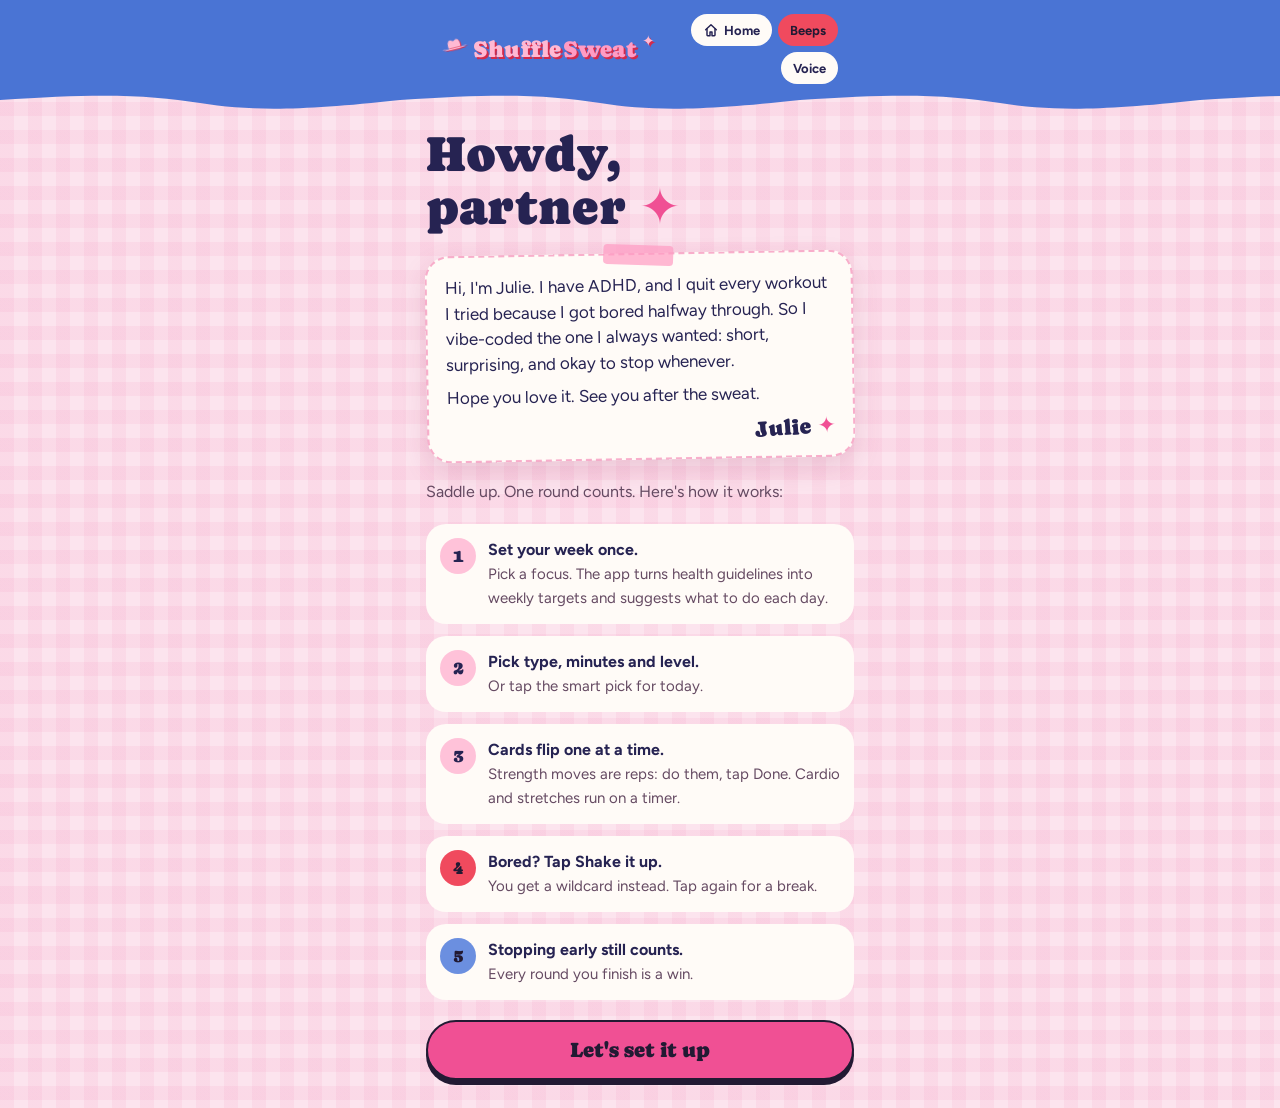
<file: index.html>
<!doctype html>
<html lang="en">
<head>
<meta charset="utf-8">
<meta name="viewport" content="width=device-width, initial-scale=1, viewport-fit=cover">
<title>Shuffle Sweat</title>
<meta name="description" content="A workout card deck for brains that get bored.">
<meta name="theme-color" content="#4A74D4" media="(prefers-color-scheme: light)">
<meta name="theme-color" content="#2B3F8F" media="(prefers-color-scheme: dark)">
<!-- Installable: opens full screen from the iPhone Home Screen -->
<link rel="manifest" href="manifest.webmanifest">
<meta name="mobile-web-app-capable" content="yes">
<meta name="apple-mobile-web-app-capable" content="yes">
<meta name="apple-mobile-web-app-title" content="Shuffle Sweat">
<meta name="apple-mobile-web-app-status-bar-style" content="black-translucent">
<link rel="apple-touch-icon" href="icons/apple-touch-icon.png">
<link rel="icon" href="icons/icon-192.png" type="image/png">
<link rel="preconnect" href="https://fonts.googleapis.com">
<link rel="preconnect" href="https://fonts.gstatic.com" crossorigin>
<link rel="stylesheet" href="https://fonts.googleapis.com/css2?family=Caprasimo&family=Figtree:wght@400;600;700;800&display=swap">
<link rel="stylesheet" href="css/styles.css">
<!-- Scripts share one global scope and run in this order (defer keeps it). -->
<script defer src="js/store.js"></script>
<script defer src="js/moves.js"></script>
<script defer src="js/poses.js"></script>
<script defer src="js/figure.js"></script>
<script defer src="js/week.js"></script>
<script defer src="js/programs.js"></script>
<script defer src="js/workout.js"></script>
<script defer src="js/menu.js"></script>
<script defer src="js/app.js"></script>
</head>
<body>
<div class="app">
  <div class="top">
    <button class="brand" id="brandBtn" aria-label="Shuffle Sweat, go home"><svg class="brand-hat" viewBox="-14 -16 28 18" aria-hidden="true"><path d="M-6.5-5.5C-7.5-13-4-15-1.5-13.3 0-12.3 0-12.3 1.5-13.3 4-15 7.5-13 6.5-5.5Z"/><path d="M-13.5-6C-11-2.5 11-2.5 13.5-6 11-4.4-11-4.4-13.5-6Z"/></svg>Shuffle<span>Sweat</span><i class="twinkle" aria-hidden="true">✦</i></button>
    <div class="toggles">
      <button class="chip home-chip" id="homeBtn"><svg viewBox="0 0 24 24" aria-hidden="true"><path d="M4 11.5 12 4l8 7.5"/><path d="M6 10v9.5a1 1 0 0 0 1 1h3.5V15h3v5.5H17a1 1 0 0 0 1-1V10"/></svg>Home</button>
      <button class="chip" id="helpBtn" hidden>How it works</button>
      <button class="chip" id="soundBtn" aria-pressed="true">Beeps</button>
      <button class="chip" id="voiceBtn" aria-pressed="false">Voice</button>
    </div>
  </div>

  <!-- WELCOME -->
  <section id="welcome">
    <div class="hello">
      <h1>Howdy, partner <span class="spark" aria-hidden="true">✦</span></h1>
    </div>
    <figure class="letter">
      <blockquote>
        <p>Hi, I'm Julie. I have ADHD, and I quit every workout I tried because I got bored halfway through. So I vibe-coded the one I always wanted: short, surprising, and okay to stop whenever.</p>
        <p>Hope you love it. See you after the sweat.</p>
      </blockquote>
      <figcaption>Julie <span aria-hidden="true">✦</span></figcaption>
    </figure>
    <p class="intro">Saddle up. One round counts. Here's how it works:</p>
    <ol class="steps">
      <li><div><b>Set your week once.</b><span>Pick a focus. The app turns health guidelines into weekly targets and suggests what to do each day.</span></div></li>
      <li><div><b>Pick type, minutes and level.</b><span>Or tap the smart pick for today.</span></div></li>
      <li><div><b>Cards flip one at a time.</b><span>Strength moves are reps: do them, tap Done. Cardio and stretches run on a timer.</span></div></li>
      <li><div><b>Bored? Tap Shake it up.</b><span>You get a wildcard instead. Tap again for a break.</span></div></li>
      <li><div><b>Stopping early still counts.</b><span>Every round you finish is a win.</span></div></li>
    </ol>
    <div class="push">
      <button class="big" id="welcomeBtn">Let's set it up</button>
    </div>
  </section>

  <!-- WEEK GOALS -->
  <section id="week" hidden>
    <div class="weekhead">
      <h1>Your week</h1>
      <p>Pick a focus. The targets fill in from the guidelines, and you can change any of them.</p>
    </div>
    <div>
      <div class="label">Week type</div>
      <div class="pick focus" role="radiogroup" aria-label="Week type" id="planPick"></div>
    </div>
    <div>
      <div class="label">Main focus</div>
      <div class="pick focus" role="radiogroup" aria-label="Focus" id="focusPick"></div>
    </div>
    <div class="targets" id="targets"></div>
    <details class="src">
      <summary>Where these numbers come from</summary>
      <ul>
        <li>WHO 2020 and US 2018 guidelines: 75–150 min of vigorous activity a week, or 150–300 moderate, plus strength work for all major muscle groups on 2+ days. More than that brings extra benefit. Short bouts count, there's no 10-minute minimum. <a href="https://odphp.health.gov/sites/default/files/2019-10/PAG_ExecutiveSummary.pdf" target="_blank" rel="noopener">US guidelines</a> · <a href="https://www.acefitness.org/resources/pros/expert-articles/7751/who-releases-new-guidelines-on-physical-activity-and-sedentary-behavior/" target="_blank" rel="noopener">WHO summary</a></li>
        <li>Pelland et al., Sports Medicine 2025 (67 studies): more weekly hard sets means more muscle and strength, with smaller extra gains as you add more. Training a muscle twice a week helps strength. <a href="https://link.springer.com/article/10.1007/s40279-025-02344-w" target="_blank" rel="noopener">Paper</a></li>
        <li>ACSM: strength 2–3 days a week with about 48 hours between sessions for the same muscles. Flexibility 2–3 days a week, daily is better, about 60 seconds per muscle group. <a href="https://www.unm.edu/~lkravitz/Article%20folder/ACSMGuidelinesUNM.pdf" target="_blank" rel="noopener">ACSM summary</a></li>
        <li>Stamatakis et al., Nature Medicine 2022: even three 1–2 minute vigorous bursts a day were linked to much lower mortality in non-exercisers. A 5-minute round is worth doing. <a href="https://www.ukbiobank.ac.uk/publications/association-of-wearable-device-measured-vigorous-intermittent-lifestyle-physical-activity-with-mortality/" target="_blank" rel="noopener">Study</a></li>
        <li>How the app counts: vigorous minutes are Burn, Athlete and all-out cards plus the short rests between them. A strength day is 6+ hard sets. A mobility day is 90+ seconds of mobility cards.</li>
      </ul>
    </details>
    <div class="push">
      <button class="big" id="saveWeekBtn">Save my week</button>
    </div>
  </section>

  <!-- SETUP -->
  <section id="home" hidden>
    <p class="greet" id="greet" hidden></p>
    <div class="panel" id="planPanel" hidden>
      <div class="panelhead"><b id="planTitle">Zero · Week 1</b><button class="linkbtn" id="planSwitch">Change week</button></div>
      <div class="plandays" id="planDays"></div>
    </div>
    <div class="panel" id="weekPanel">
      <div class="panelhead"><b>This week</b><span class="today" id="daysLeft"></span></div>
      <div id="weekBars"></div>
      <div class="suggest" id="suggest">
        <span class="label"><svg class="shoe" viewBox="0 0 24 24" aria-hidden="true"><path d="M5 3v8a7 7 0 0 0 14 0V3"/></svg>Lucky pick for today</span>
        <b id="sugTitle"></b>
        <p id="sugWhy"></p>
        <button id="sugBtn">Use this</button>
      </div>
      <button class="linkbtn" id="editWeekBtn" style="justify-self:start">Edit my week</button>
    </div>
    <div>
      <h2 class="orhead" id="shuffleHead" hidden>Or shuffle a quick deck</h2>
      <div class="label">Type</div>
      <div class="pick modes" role="radiogroup" aria-label="Workout type">
        <input type="radio" name="mode" id="m-mix" value="mix" checked><label for="m-mix" class="wide" style="--c:var(--accent)"><b>Lucky Draw</b><small>A bit of everything in one deck</small></label>
        <input type="radio" name="mode" id="m-burn" value="burn"><label for="m-burn" style="--c:var(--burn)"><b>Rodeo</b><small>HIIT cardio, cards get shorter each round</small></label>
        <input type="radio" name="mode" id="m-str" value="str"><label for="m-str" style="--c:var(--str)"><b>Ranch Strong</b><small>Strength: calisthenics reps and holds</small></label>
        <input type="radio" name="mode" id="m-ath" value="ath"><label for="m-ath" style="--c:var(--ath)"><b>Wild Mustang</b><small>Athletic: jumps, power and control</small></label>
        <input type="radio" name="mode" id="m-mob" value="mob"><label for="m-mob" style="--c:var(--mob)"><b>Fairy Stretch</b><small>Mobility: active flexibility, timed</small></label>
      </div>
    </div>
    <div>
      <div class="label">Minutes</div>
      <div class="pick three mins" role="radiogroup" aria-label="Minutes">
        <input type="radio" name="mins" id="t-5" value="5"><label for="t-5"><b>5</b><small>1 round, quick hit</small></label>
        <input type="radio" name="mins" id="t-15" value="15" checked><label for="t-15"><b>15</b><small>3 rounds</small></label>
        <input type="radio" name="mins" id="t-25" value="25"><label for="t-25"><b>25</b><small>5 rounds</small></label>
      </div>
    </div>
    <div>
      <div class="label">Level</div>
      <div class="pick three" role="radiogroup" aria-label="Level">
        <input type="radio" name="level" id="l-0" value="0"><label for="l-0"><svg class="boot" viewBox="0 -4 32 32" aria-hidden="true"><path d="M10 3h9l-.5 13 6.5 4.5c2.5 1.7 1.6 5.5-1.5 5.5H7.5c-1 0-1.5-.8-1.5-1.6V21l3-2.5Z"/><path class="trim" d="M10.2 8h8.5"/></svg><b>Pony</b><small>Easiest: learning the moves</small></label>
        <input type="radio" name="level" id="l-1" value="1" checked><label for="l-1"><svg class="boot" viewBox="0 -4 32 32" aria-hidden="true"><path d="M10 3h9l-.5 13 6.5 4.5c2.5 1.7 1.6 5.5-1.5 5.5H7.5c-1 0-1.5-.8-1.5-1.6V21l3-2.5Z"/><path class="trim" d="M10.2 8h8.5"/><circle class="spur" cx="4.5" cy="24" r="2.6"/></svg><b>Cowgirl</b><small>Medium: full versions</small></label>
        <input type="radio" name="level" id="l-2" value="2"><label for="l-2"><svg class="boot" viewBox="0 -4 32 32" aria-hidden="true"><path d="M10 3h9l-.5 13 6.5 4.5c2.5 1.7 1.6 5.5-1.5 5.5H7.5c-1 0-1.5-.8-1.5-1.6V21l3-2.5Z"/><path class="trim" d="M10.2 8h8.5"/><circle class="spur" cx="4.5" cy="24" r="2.6"/><path class="crown" d="M10 2.5 11.5-2 14.5 1 17.5-2 19 2.5Z"/></svg><b>Rodeo Queen</b><small>Hardest versions</small></label>
      </div>
    </div>
    <div class="push">
      <p class="today" id="todayHome"></p>
      <button class="big" id="startBtn">Saddle up</button>
      <p class="credit">Inspired by Growingannanas HIIT ladders, Natacha Océane's athleticism training, Tom Merrick-style active flexibility and classic calisthenics progressions.</p>
    </div>
  </section>

  <!-- WEEK PROGRESS (tab) -->
  <section id="progress" hidden>
    <div class="weekhead">
      <h1>Your week</h1>
      <p id="progDays"></p>
    </div>
    <div class="strip" id="progStrip" aria-label="This week, Monday to Sunday"></div>
    <div class="panel" id="progPlan" hidden>
      <div class="panelhead"><b id="progPlanTitle"></b><span class="today" id="progPlanCount"></span></div>
      <div class="plandays" id="progPlanDays"></div>
    </div>
    <div class="panel" id="progGoals">
      <div class="panelhead"><b>Weekly goals</b><span id="progDays2" hidden></span><button class="linkbtn" id="progEditGoals">Edit my goals</button></div>
      <div id="progBars"></div>
    </div>
    <div>
      <div class="label">Week type</div>
      <div class="pick focus" role="radiogroup" aria-label="Week type" id="progPlanPick"></div>
    </div>
  </section>

  <!-- ME (tab) -->
  <section id="me" hidden>
    <div class="weekhead"><h1>Me</h1></div>
    <div class="panel">
      <label class="field"><span class="label">Your name</span><input id="meName" type="text" autocomplete="given-name" maxlength="30" placeholder="What should the app call you?"></label>
    </div>
    <div class="panel">
      <div class="panelhead"><b>Measurements</b>
        <div class="seg" role="radiogroup" aria-label="Units"><input type="radio" name="units" id="u-metric" value="metric"><label for="u-metric">cm · kg</label><input type="radio" name="units" id="u-imperial" value="imperial"><label for="u-imperial">in · lb</label></div>
      </div>
      <div class="measures">
        <label class="field"><span class="label">Height</span><input id="mHeight" type="number" inputmode="decimal" min="0" step="0.1"><small class="unit-h"></small></label>
        <label class="field"><span class="label">Weight</span><input id="mWeight" type="number" inputmode="decimal" min="0" step="0.1"><small class="unit-w"></small></label>
        <label class="field"><span class="label">Waist</span><input id="mWaist" type="number" inputmode="decimal" min="0" step="0.1"><small class="unit-h"></small></label>
        <label class="field"><span class="label">Hips</span><input id="mHips" type="number" inputmode="decimal" min="0" step="0.1"><small class="unit-h"></small></label>
        <label class="field"><span class="label">Chest</span><input id="mChest" type="number" inputmode="decimal" min="0" step="0.1"><small class="unit-h"></small></label>
        <label class="field"><span class="label">Thigh</span><input id="mThigh" type="number" inputmode="decimal" min="0" step="0.1"><small class="unit-h"></small></label>
      </div>
      <button class="ghost" id="mSave">Save today's measurements</button>
      <p class="note" id="mSaved" aria-live="polite"></p>
      <div class="history" id="mHistory"></div>
    </div>
    <div class="panel health">
      <div class="panelhead"><b>Apple Health</b><span class="badge">App Store version</span></div>
      <p class="note">Apple only lets App Store apps read and write Apple Health. When Shuffle Sweat becomes an App Store app, this is where you'll connect it: workouts saved to Health, and your weight read from it. Until then, log your measurements above. They stay on this phone.</p>
      <button class="ghost" disabled>Connect Apple Health</button>
    </div>
    <div class="panel">
      <div class="panelhead"><b>Settings</b></div>
      <div class="settings">
        <button class="chip" id="meSound" aria-pressed="true">Beeps</button>
        <button class="chip" id="meVoice" aria-pressed="false">Read cards aloud</button>
        <button class="chip" id="meHelp">How it works</button>
        <button class="chip" id="meGoals">Edit my goals</button>
      </div>
      <button class="ghost danger" id="meReset">Start from scratch</button>
    </div>
  </section>

  <!-- PLAY -->
  <section id="play" hidden>
    <div class="meta"><span id="roundLabel">Round 1</span><div class="pips" id="pips"></div></div>
    <article class="card" id="card">
      <div class="kind" id="kind">Move</div>
      <h2 id="title">Squats</h2>
      <svg class="fig" id="fig" viewBox="0 -14 200 132" role="img" aria-label="Animated stick figure showing the move">
        <line class="ground" x1="10" y1="111" x2="190" y2="111"></line>
        <g class="prop" id="prop"></g><polyline class="tether" id="tether"></polyline>
        <g class="far"><polyline id="farArm"></polyline><polyline id="farLeg"></polyline></g>
        <g class="near"><polyline id="body"></polyline><polyline id="nearArm"></polyline><polyline id="nearLeg"></polyline><path id="pony" class="pony" d="M-5-4C-13-3-15 3-12 10"></path><circle id="head" r="7.5"></circle><g id="hat" class="hat"><path d="M-6.5-5.5C-7.5-13-4-15-1.5-13.3 0-12.3 0-12.3 1.5-13.3 4-15 7.5-13 6.5-5.5Z"/><path d="M-13.5-6C-11-2.5 11-2.5 13.5-6 11-4.4-11-4.4-13.5-6Z"/></g></g>
      </svg>
      <p class="cue" id="cue"></p>
      <div class="lvl" id="lvl"><button id="easier">Easier</button><button id="harder">Harder</button><span id="lvlName"></span><a class="watch" id="watch" href="#" target="_blank" rel="noopener">Watch how ↗</a></div>
      <div class="choices" id="choices" hidden></div>
      <div class="foot" id="foot">
        <div id="repsWrap" class="reps" hidden><b id="repsNum">10</b><span class="unit" id="repsUnit">reps</span></div>
        <div id="clockWrap">
          <div class="clock">
            <div class="secs" id="secs">40<small>s</small></div>
            <div class="counter" id="counter" hidden><button id="countBtn">+1 · 0</button><span class="best" id="best"></span></div>
          </div>
          <div class="bar" style="margin-top:10px"><i id="barFill"></i></div>
        </div>
        <button class="done" id="doneBtn" hidden>Done</button>
      </div>
    </article>
    <div class="controls">
      <button class="bored" id="boredBtn">Shake it up ✦<small>Swap for a wildcard</small></button>
      <button class="small" id="pauseBtn">Pause</button>
      <button class="small" id="skipBtn">Next card</button>
    </div>
  </section>

  <!-- BETWEEN ROUNDS / END -->
  <section id="end" hidden>
    <span class="stamp" id="stamp">Round done</span>
    <h1 style="font-size:clamp(32px,9vw,42px)" id="endTitle">That's a full round.</h1>
    <div class="sessbar" id="sessbar"></div>
    <div class="stats">
      <div class="stat"><b id="sRounds">0</b><span>rounds today</span></div>
      <div class="stat"><b id="sMins">0</b><span>work minutes</span></div>
      <div class="stat"><b id="sPR">0</b><span>new records</span></div>
    </div>
    <div class="panel" id="weekPanel2"><div class="panelhead"><b>This week</b><span class="today" id="daysLeft2"></span></div><div id="weekBars2"></div></div>
    <div class="nextup" id="nextup"><div><span>Next round</span><br><b id="nextTitle"></b></div><span id="nextLen"></span></div>
    <p class="note" id="endNote"></p>
    <div class="push">
      <button class="big" id="againBtn">Next round</button>
      <button class="ghost" id="winBtn">Call it a win</button>
    </div>
  </section>
</div>

<nav class="tabbar" id="tabbar" aria-label="Menu" hidden>
  <button data-tab="home"><svg viewBox="0 0 24 24" aria-hidden="true"><path d="M4 11.5 12 4l8 7.5"/><path d="M6 10v9.5a1 1 0 0 0 1 1h3.5V15h3v5.5H17a1 1 0 0 0 1-1V10"/></svg><span>Home</span></button>
  <button data-tab="progress"><svg viewBox="0 0 24 24" aria-hidden="true"><path d="M4 6a2 2 0 0 1 2-2h12a2 2 0 0 1 2 2v13a2 2 0 0 1-2 2H6a2 2 0 0 1-2-2z"/><path d="M4 9h16M8 2v4M16 2v4"/><path d="M8.5 14.5l2 2 4.5-4.5"/></svg><span>Week</span></button>
  <button data-tab="me"><svg viewBox="0 0 24 24" aria-hidden="true"><path d="M7 9.5C6.6 6 8.5 4.5 10.5 5.8L12 6.6l1.5-.8C15.5 4.5 17.4 6 17 9.5"/><path d="M3.5 10c3 2 14 2 17 0"/><circle cx="12" cy="14" r="2.6"/><path d="M6.5 21c.8-2.6 3-4 5.5-4s4.7 1.4 5.5 4"/></svg><span>Me</span></button>
</nav>

<div class="scrim" id="scrim" hidden>
  <div class="sheet" role="dialog" aria-modal="true" aria-labelledby="sheetTitle">
    <h2 id="sheetTitle"></h2>
    <p id="sheetText"></p>
    <button class="big" id="sheetA"></button>
    <button class="ghost" id="sheetB"></button>
  </div>
</div>
</body>
</html>
</file>
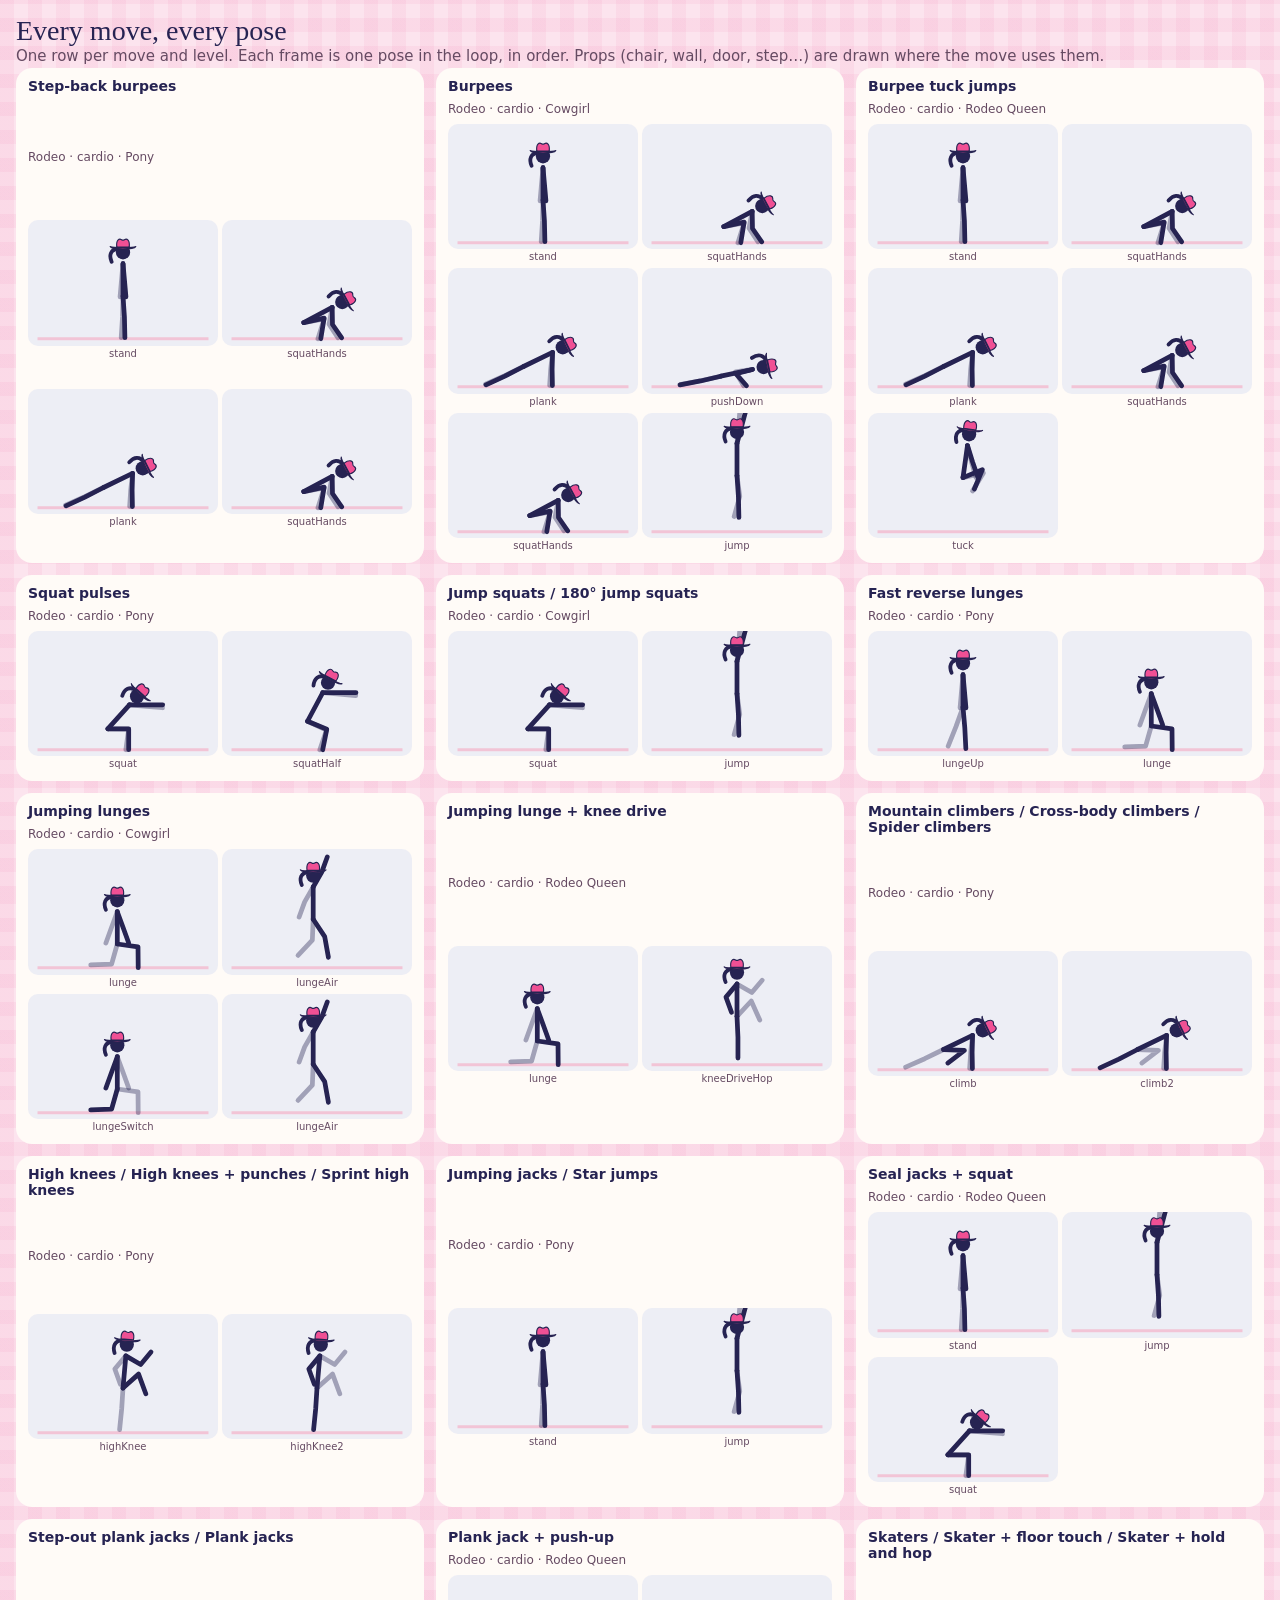
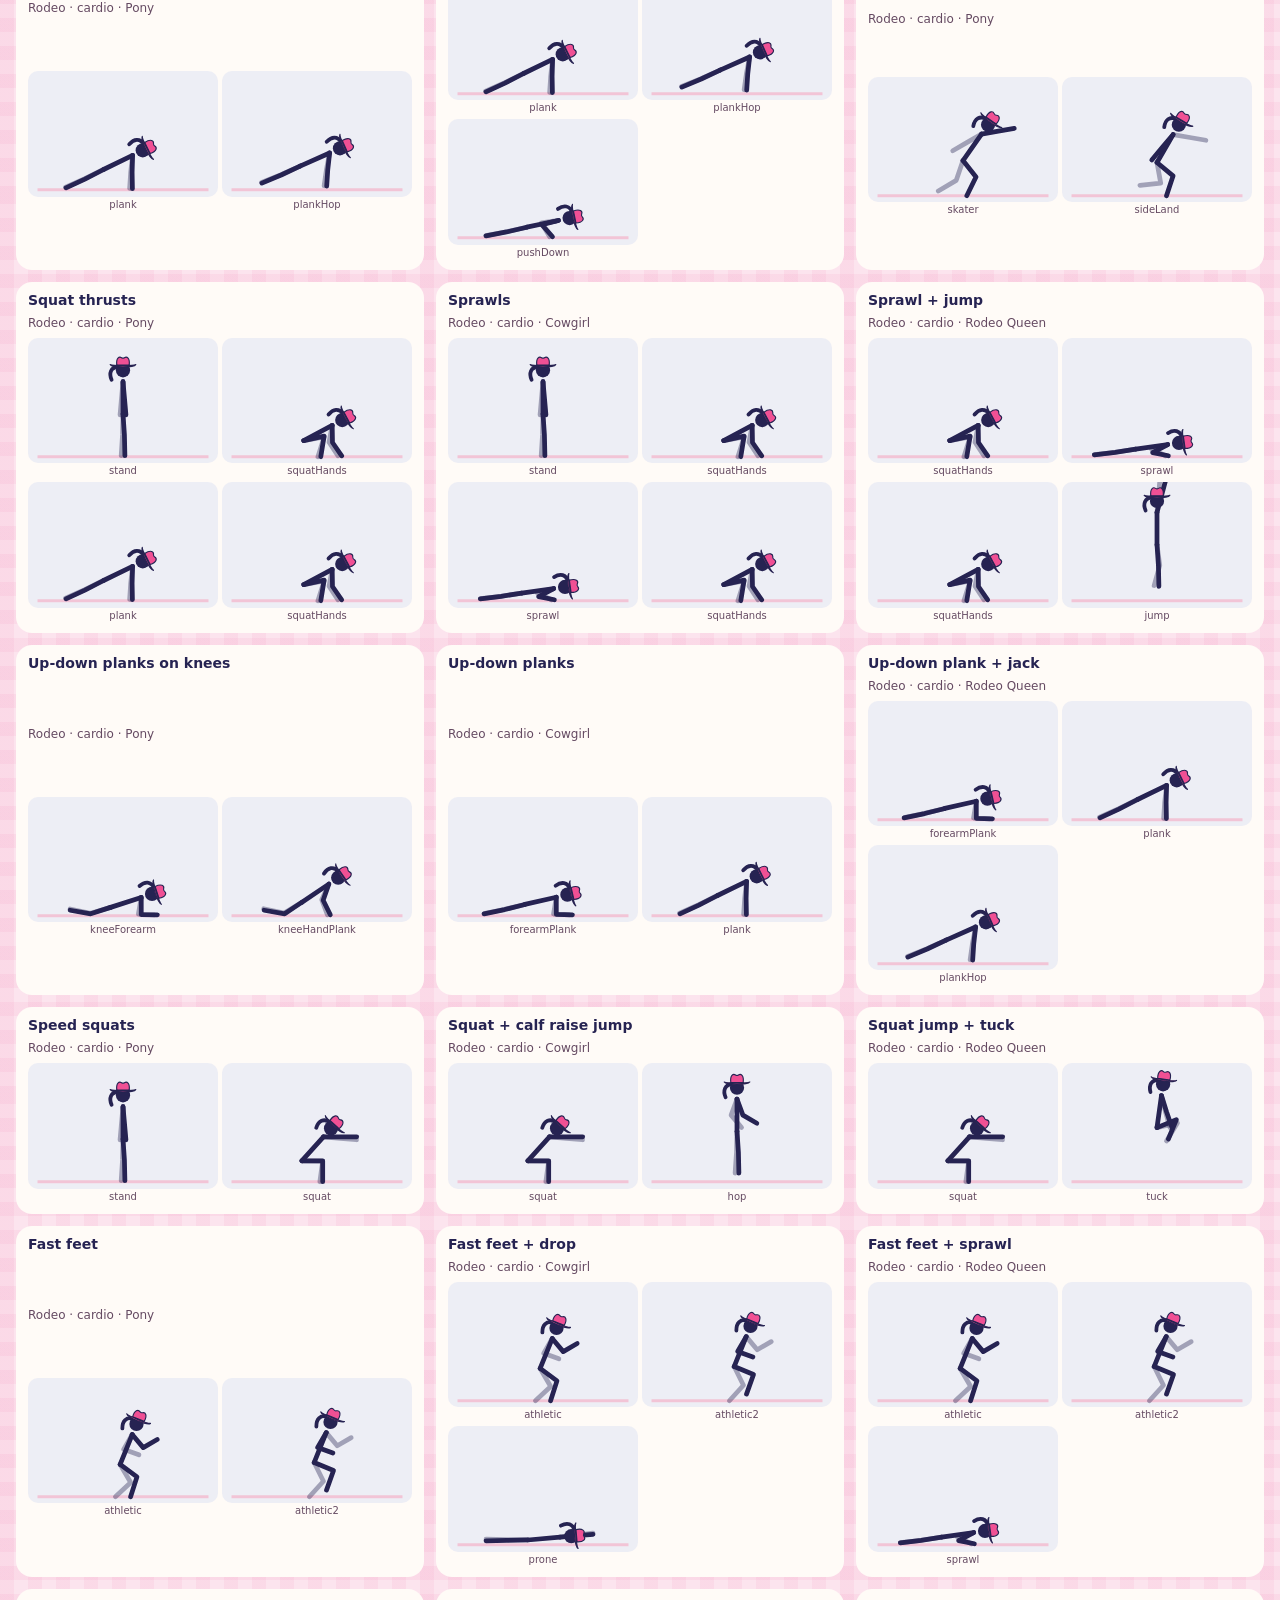
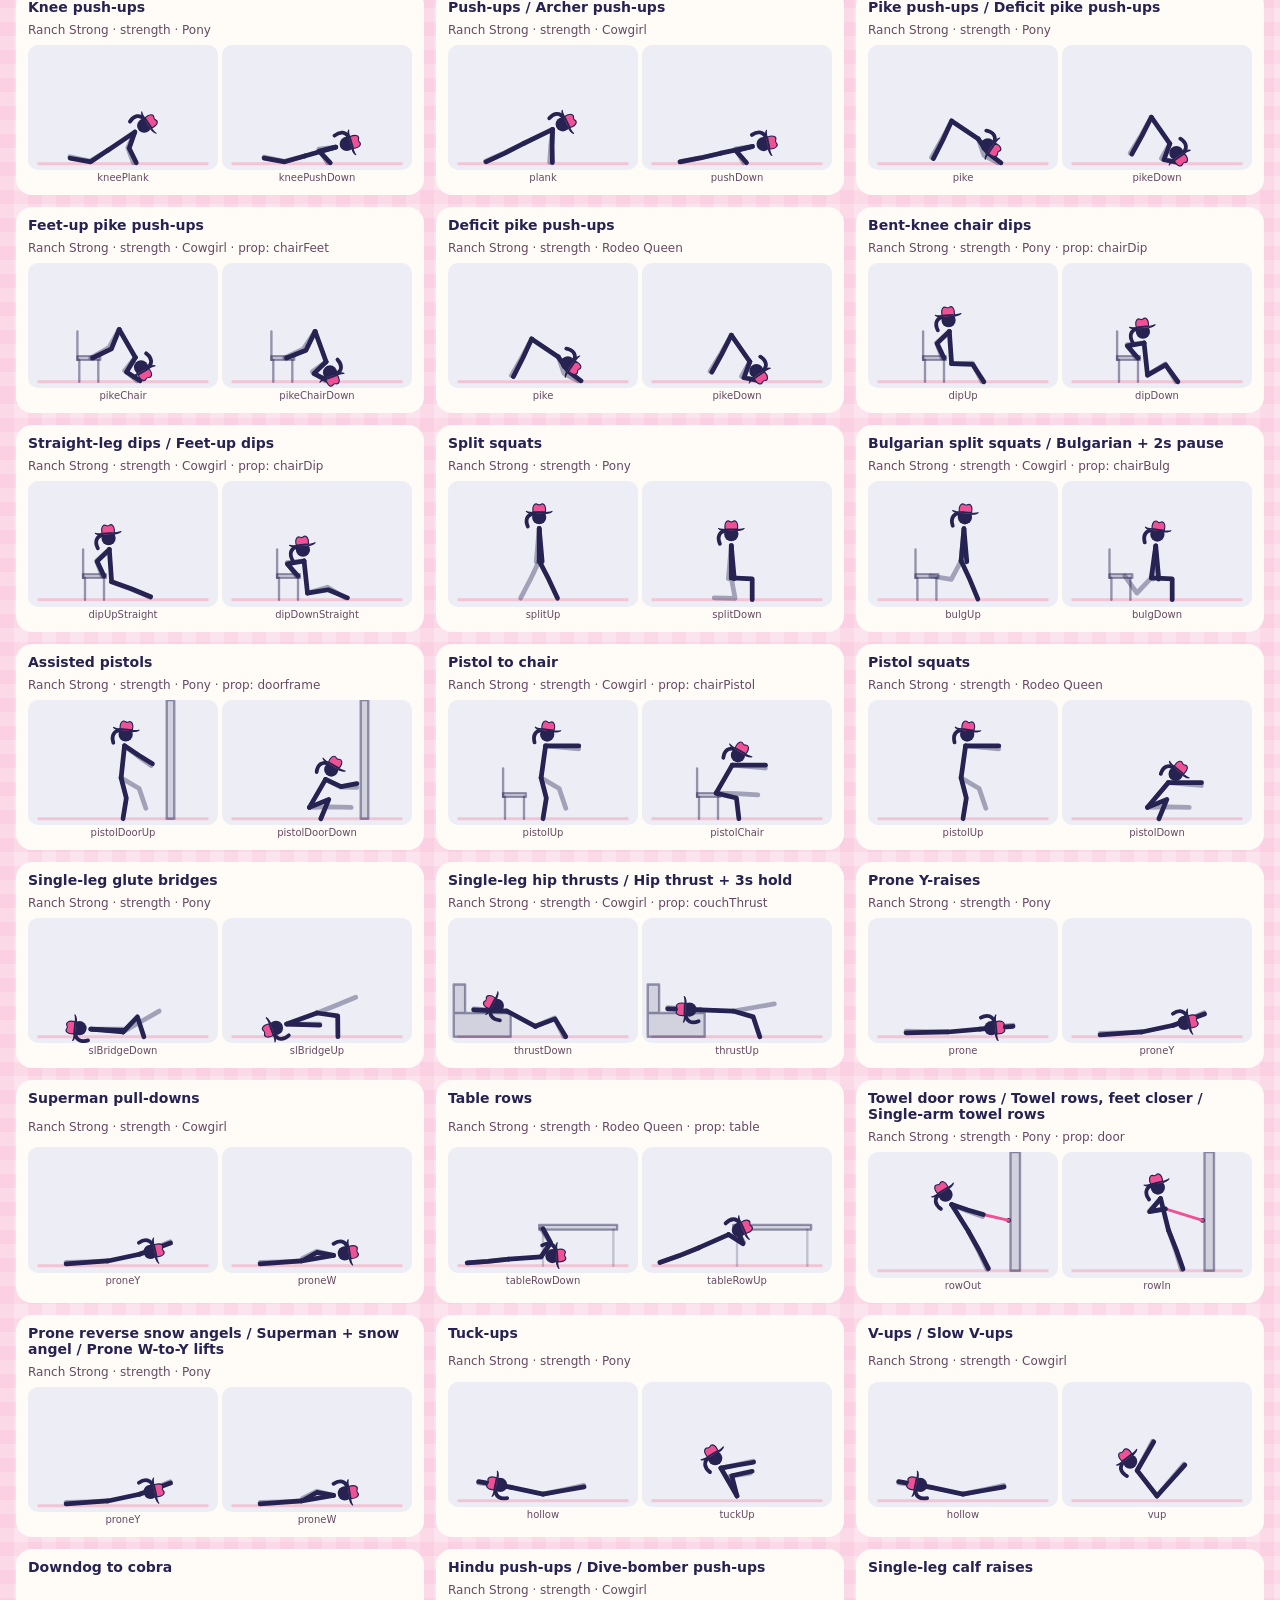
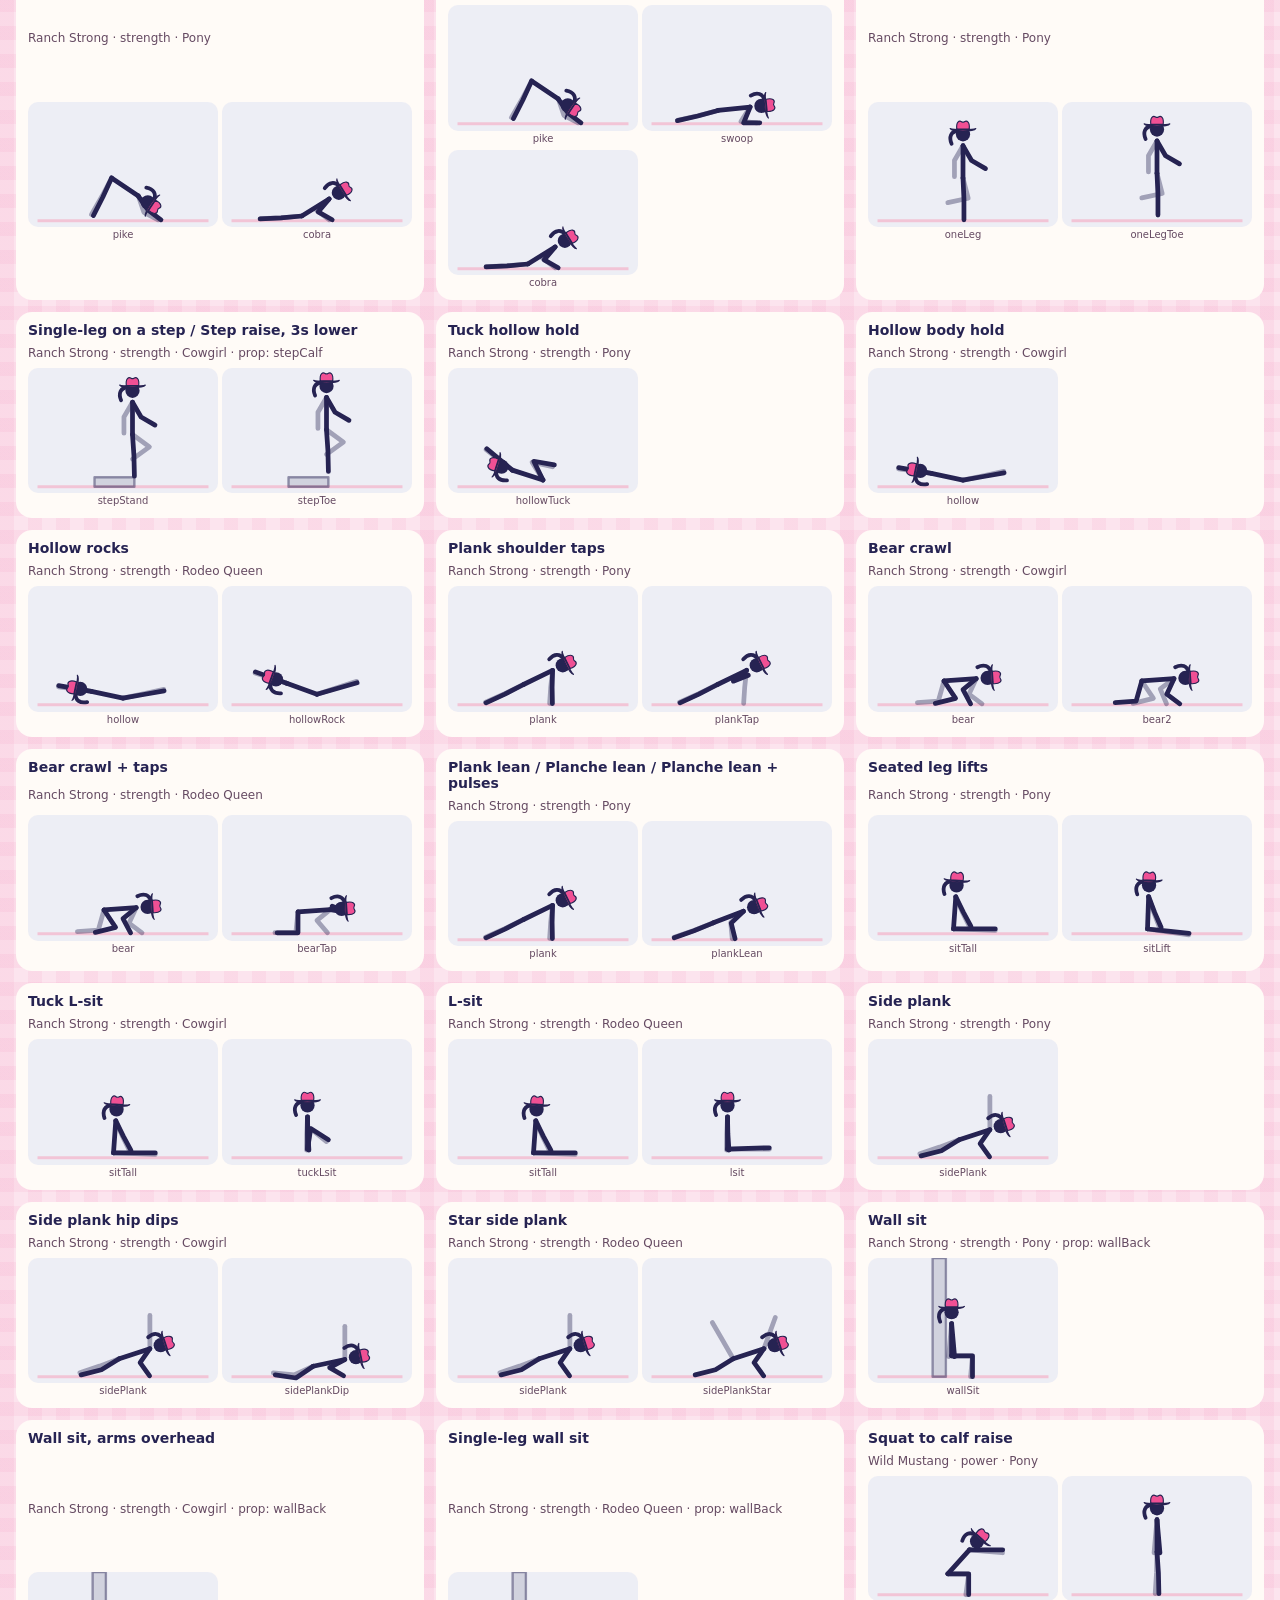
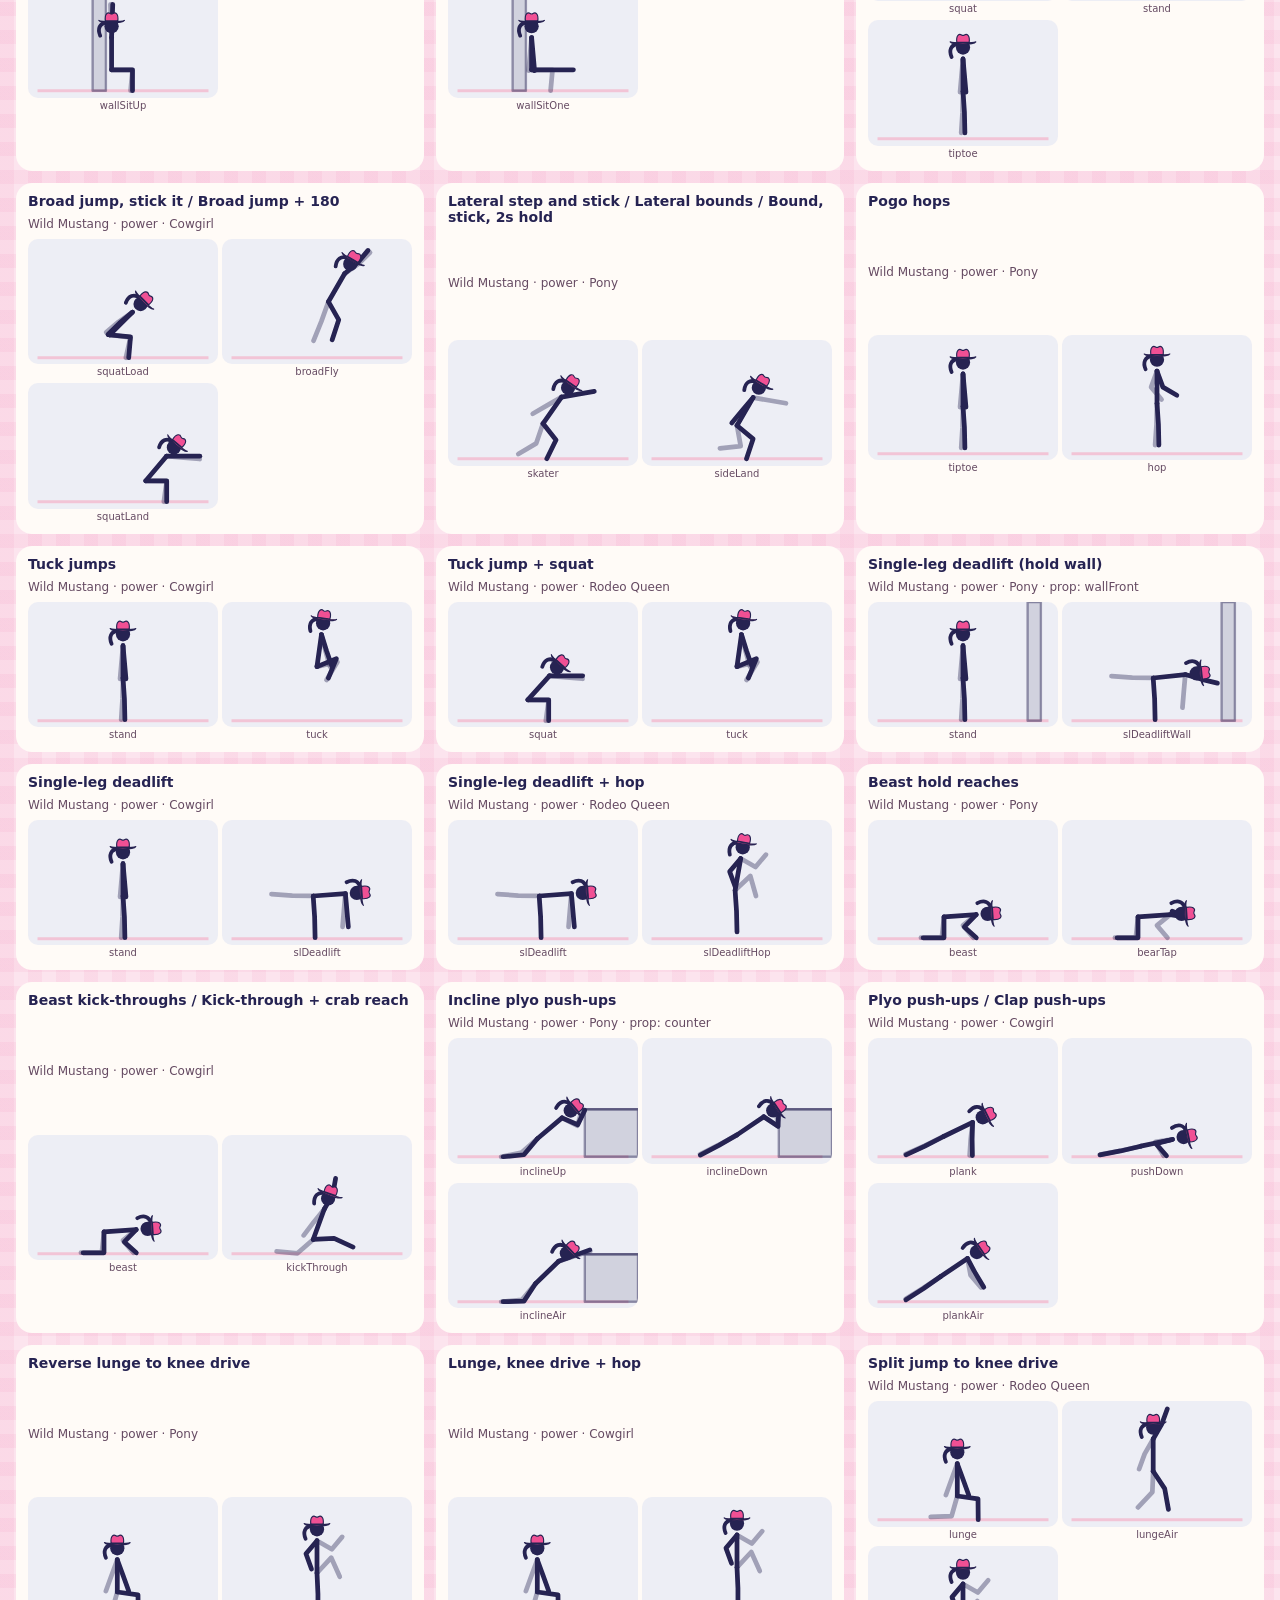
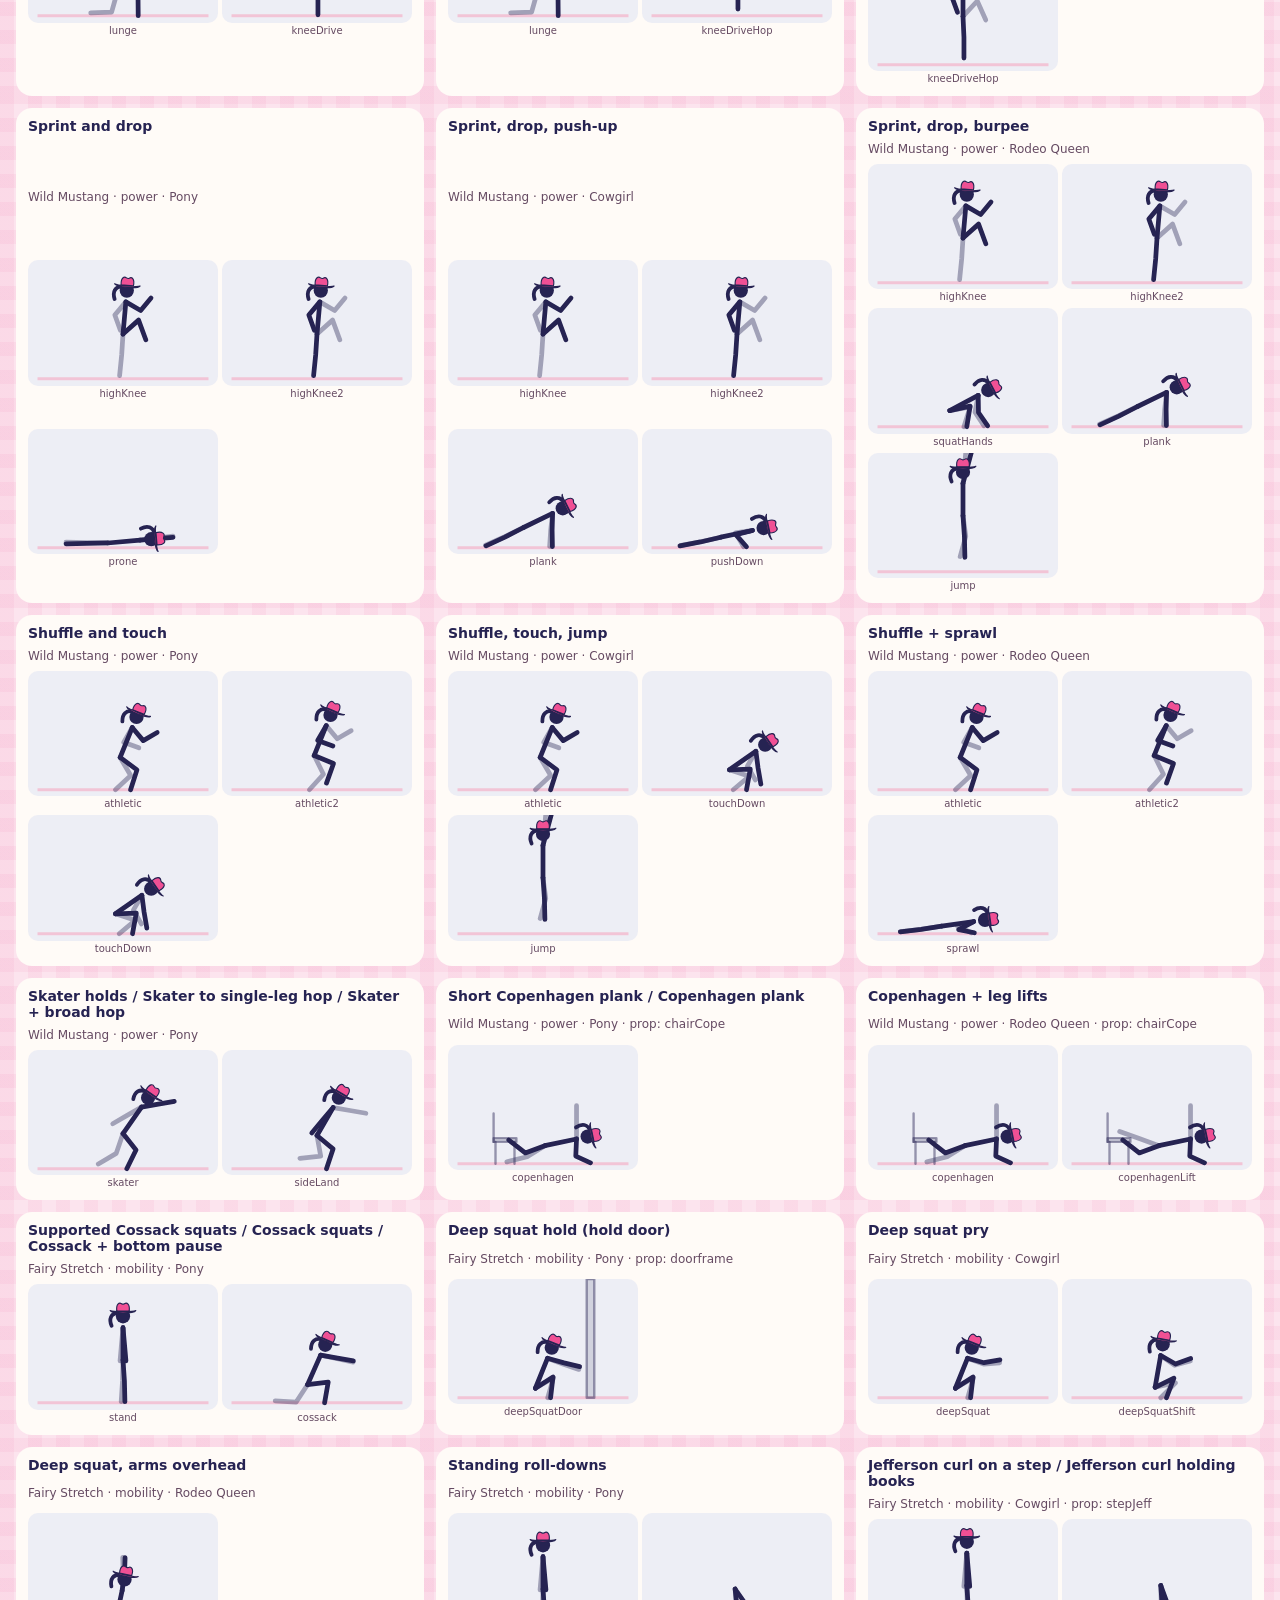
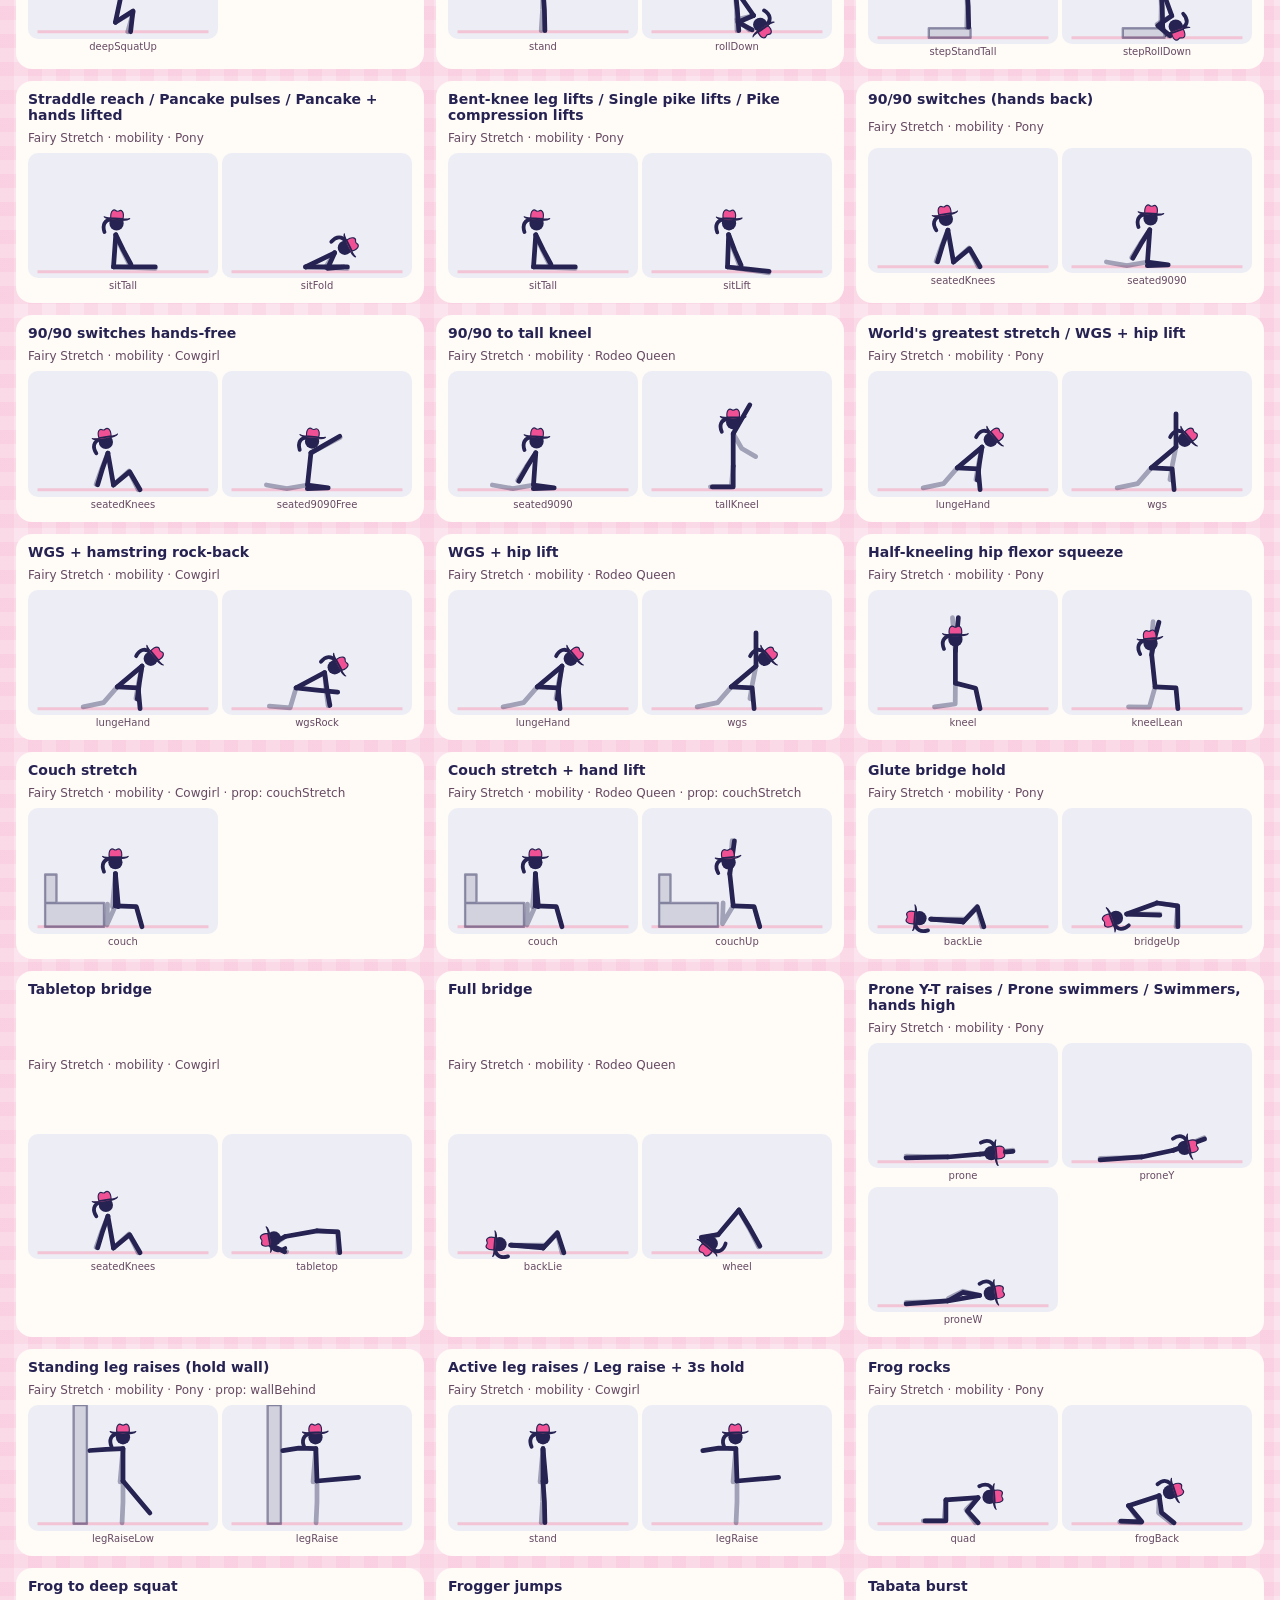
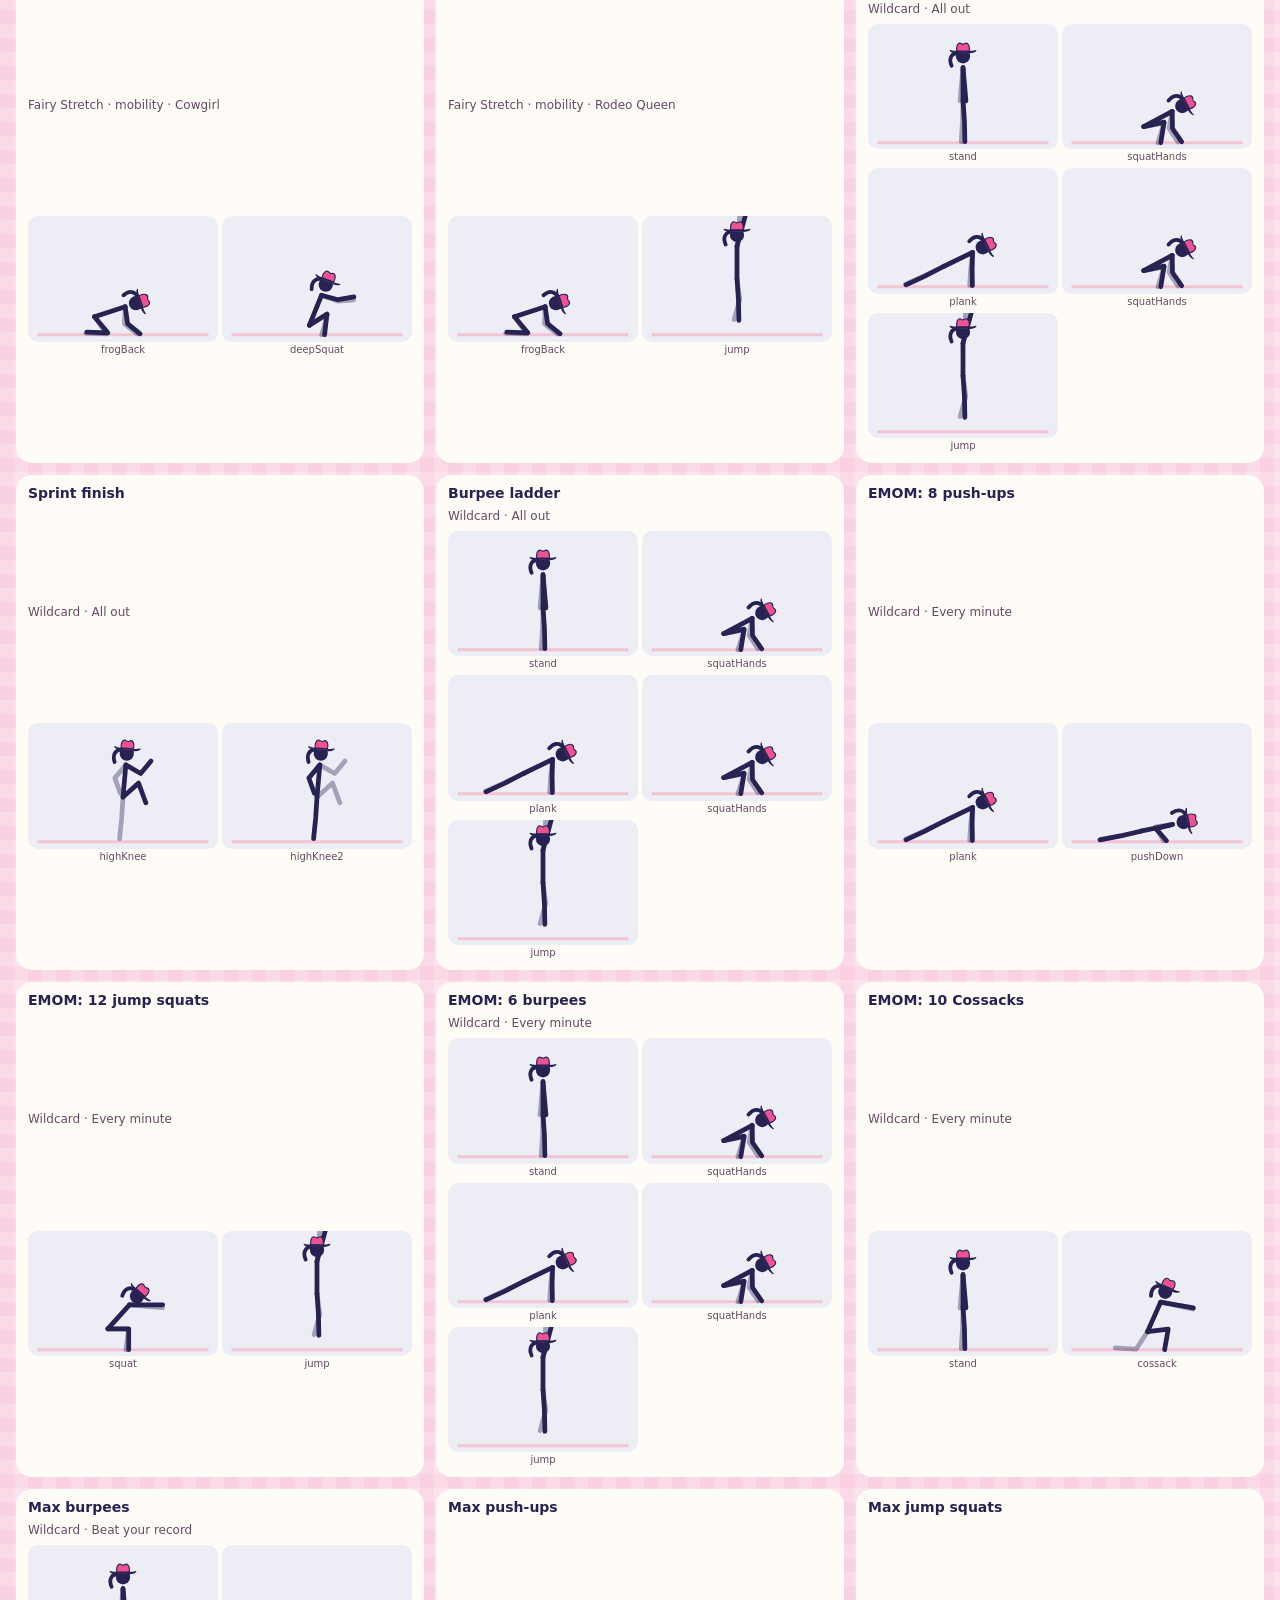
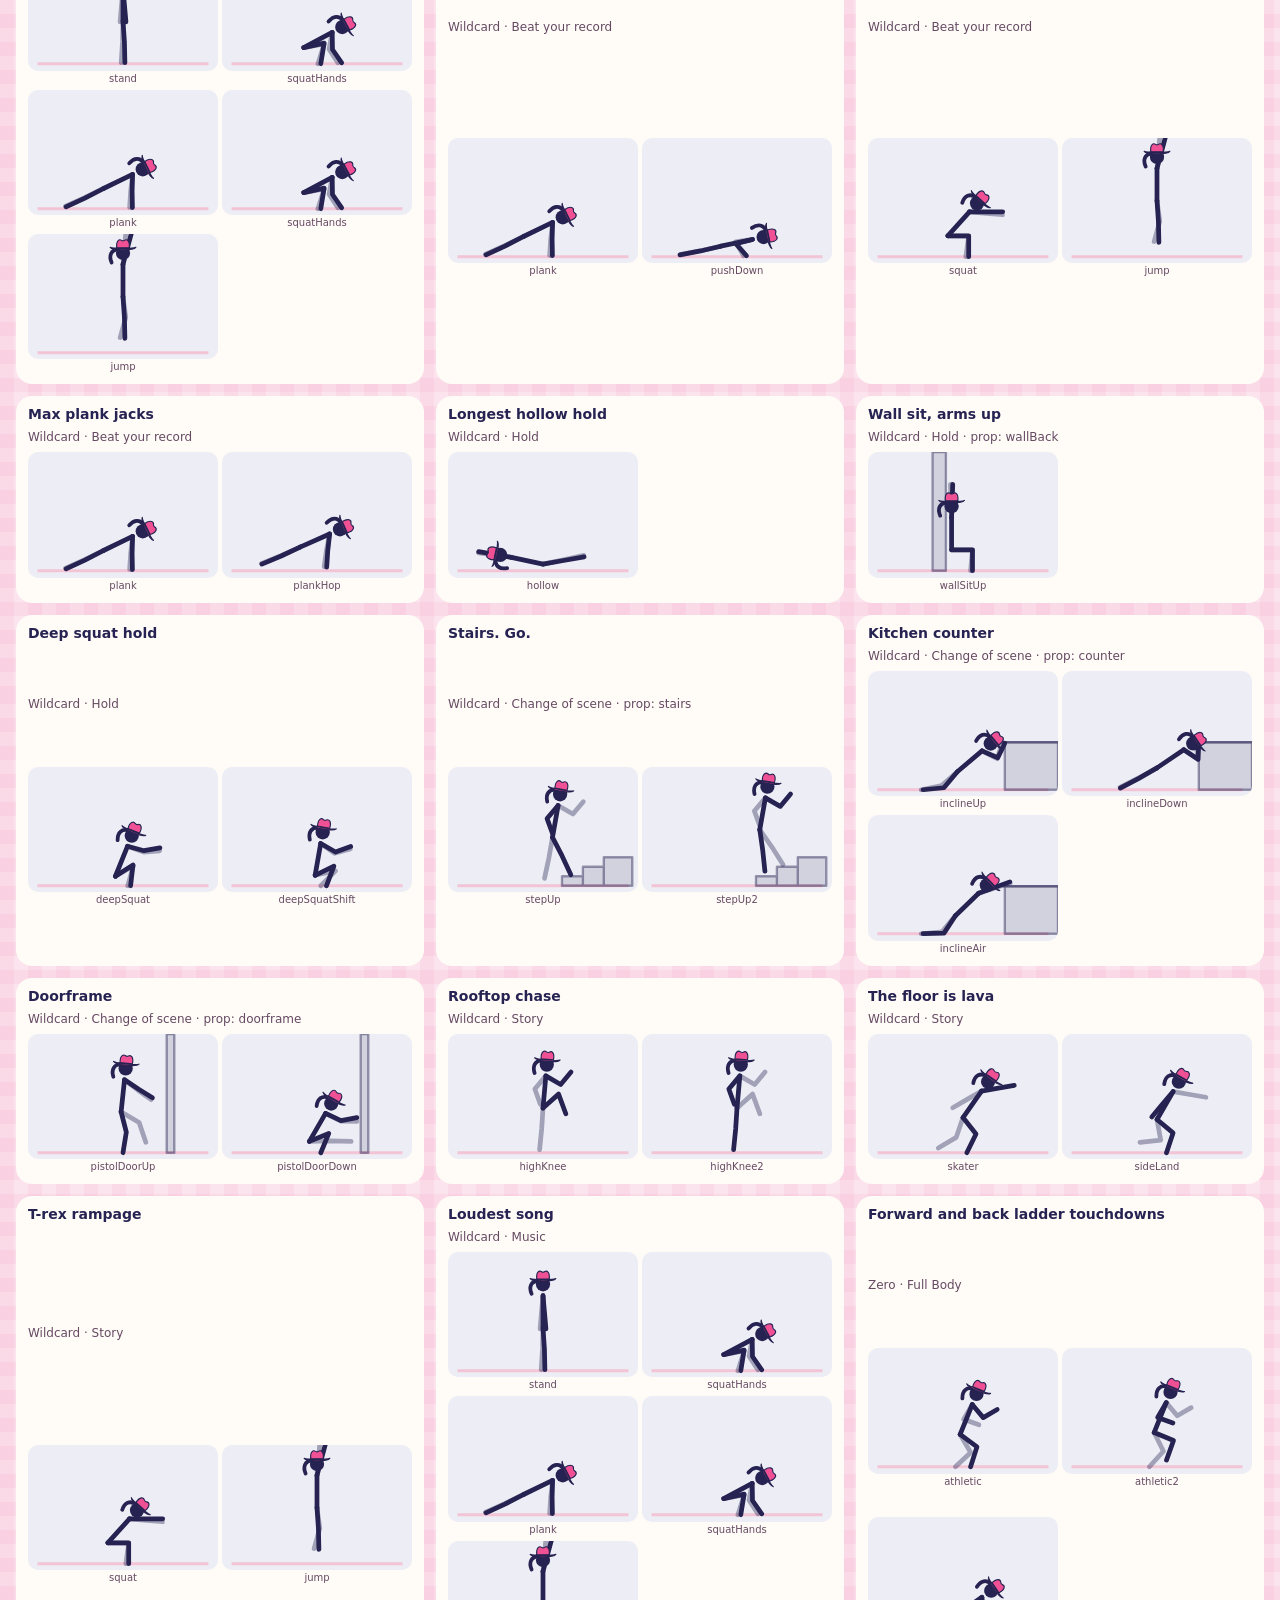
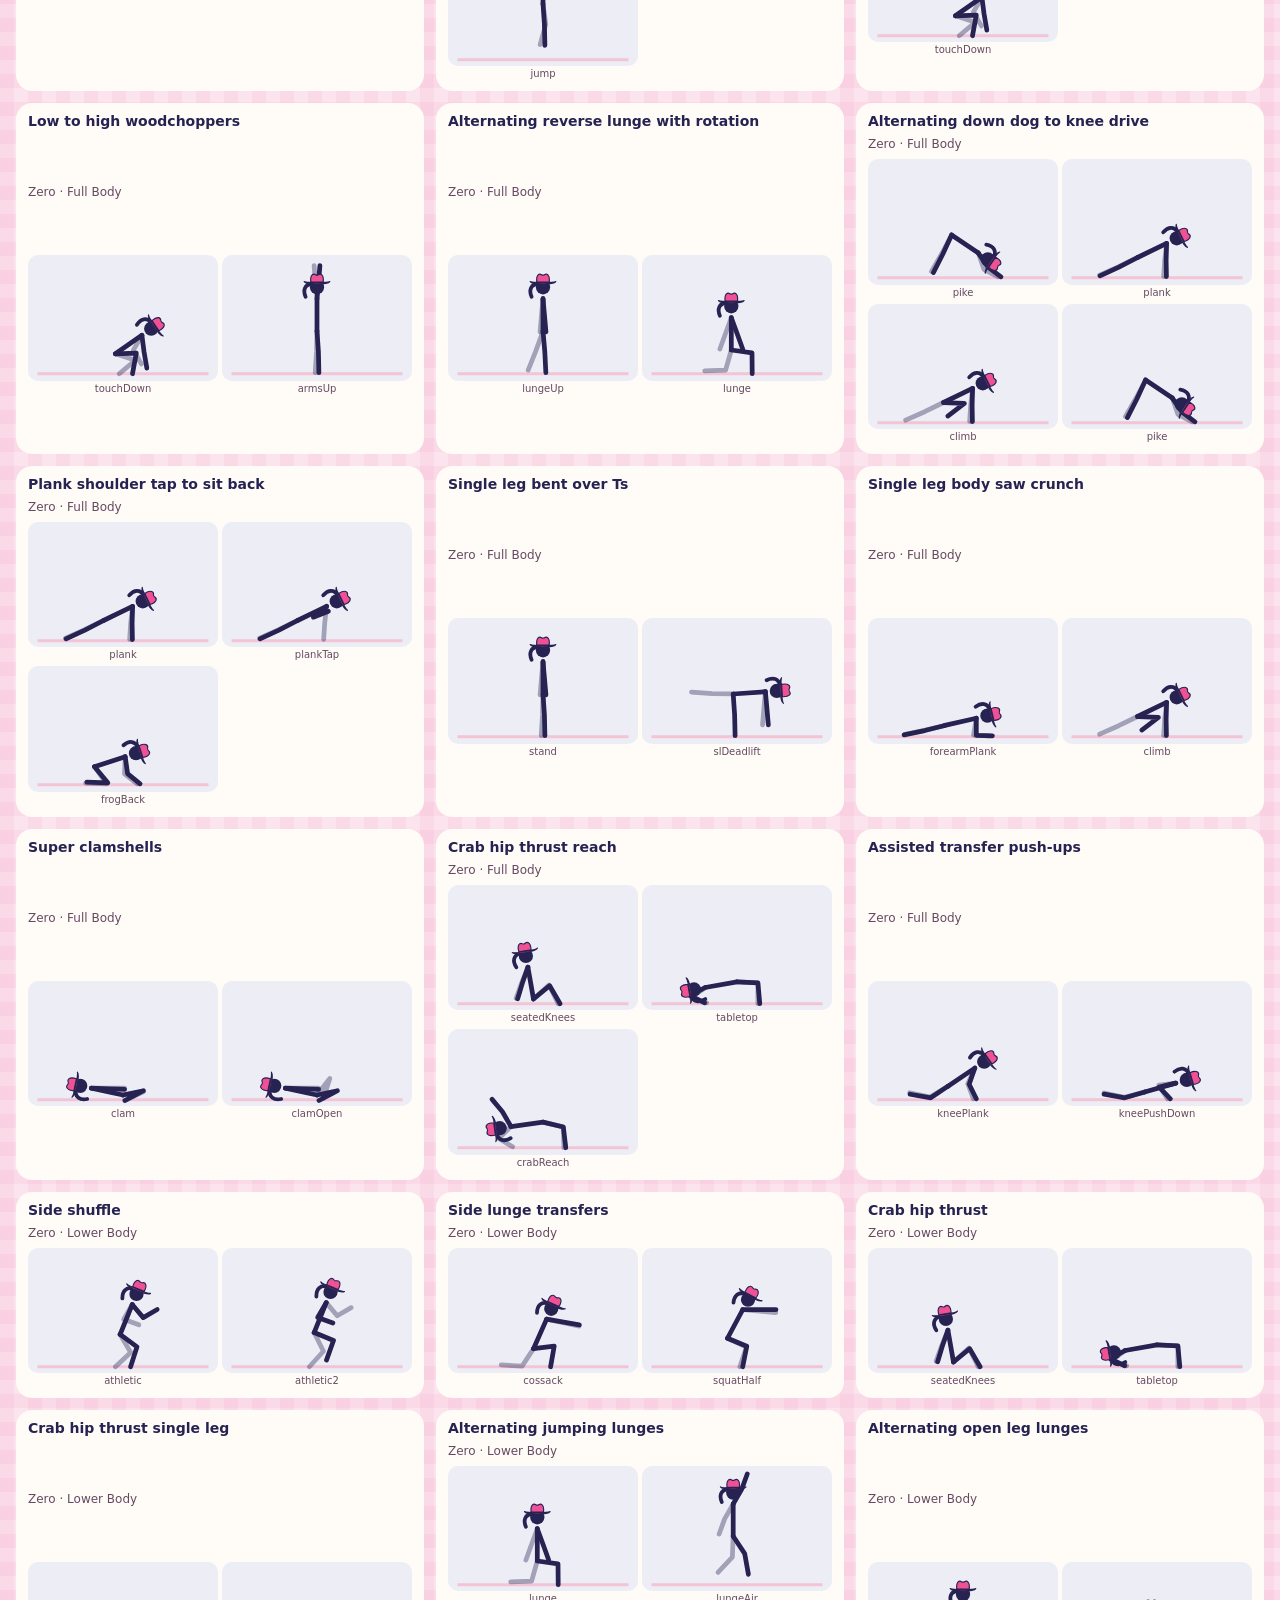
<file: debug/poses.html>
<!doctype html>
<html lang="en">
<head>
<meta charset="utf-8">
<meta name="viewport" content="width=device-width, initial-scale=1">
<title>Shuffle Sweat poses</title>
<link rel="stylesheet" href="../css/styles.css">
<style>
  body{padding:16px}
  .grid{display:grid;grid-template-columns:repeat(auto-fill,minmax(min(400px,100%),1fr));gap:12px}
  .mv{background:var(--surface);border-radius:16px;padding:10px 12px;display:grid;gap:6px}
  .mv h3{margin:0;font:700 14px var(--body)} .mv small{color:var(--muted);font-size:12px}
  .frames{display:flex;gap:4px;flex-wrap:wrap}
  .frames svg{width:min(190px,44vw);height:auto;background:color-mix(in srgb,var(--str) 12%,transparent);border-radius:10px}
  .frames span{font-size:10px;color:var(--muted);display:block;text-align:center}
  .fig polyline{fill:none;stroke:var(--ink);stroke-width:5;stroke-linecap:round;stroke-linejoin:round}
  .fig .far polyline{opacity:.38} .fig circle{fill:var(--ink)}
  .fig .ground{stroke:var(--line);stroke-width:3}
  .fig .hat{fill:var(--accent);stroke:var(--ink);stroke-width:1.2}
  .fig .pony{fill:none;stroke:var(--ink);stroke-width:4;stroke-linecap:round}
  .fig .prop path{fill:none;stroke:color-mix(in srgb,var(--ink) 45%,transparent);stroke-width:2.5;stroke-linecap:round} .fig .prop .fill{fill:color-mix(in srgb,var(--ink) 14%,transparent)} .fig .prop .faint{opacity:.5} .fig .prop .knob{fill:var(--ink)} .fig .tether{fill:none;stroke:var(--accent);stroke-width:3;stroke-linecap:round}
</style>
</head>
<body>
<h1 style="font-size:28px">Every move, every pose</h1>
<p class="note">One row per move and level. Each frame is one pose in the loop, in order. Props (chair, wall, door, step…) are drawn where the move uses them.</p>
<div class="grid" id="grid"></div>
<script src="../js/store.js"></script>
<script src="../js/moves.js"></script>
<script src="../js/poses.js"></script>
<script src="../js/figure.js"></script>
<script src="../js/programs.js"></script>
<script>
const mk=(seq,prop)=>seq.map(k=>`<div><svg class="fig" viewBox="0 -14 200 132">${typeof figSVG==="function"?figSVG(POSE[k],prop):""}</svg><span>${k}</span></div>`).join("");
let html="";
const card=(title,sub,seq,prop)=>`<div class="mv"><h3>${title}</h3><small>${sub}${prop?" · prop: "+prop:""}</small><div class="frames">${mk(seq,prop)}</div></div>`;
MOVES.forEach(m=>{ let last="";
  m.n.forEach((name,lvl)=>{ const c={...m,lvl}, e=figEntry(c), key=JSON.stringify(e);
    if(key===last) return; last=key;
    const same=m.n.filter((x,i)=>i>lvl&&JSON.stringify(figEntry({...m,lvl:i}))===key);
    html+=card([name,...same].join(" / "),`${TYPE_NAMES[m.m]} · ${LEVELS[lvl]}`,figFor(c),propFor(c)); });
});
Object.entries(WILD).forEach(([cat,list])=>{ if(cat==="choice") return; list.forEach(w=>{ const c={wild:cat,...w}; html+=card(w.n,"Wildcard · "+WILD_NAMES[cat],figFor(c),propFor(c)); });});
Object.values(PLANS).forEach(pl=>pl.weeks[0].days.forEach(d=>(d.ex||[]).forEach(e=>{
  if(html.includes(`<h3>${e.n}</h3>`)) return; const c={n:[e.n,e.n,e.n],lvl:0}; html+=card(e.n,`${pl.name} · ${d.name}`,figFor(c),propFor(c)); })));
document.getElementById("grid").innerHTML=html;
</script>
</body>
</html>
</file>
<file: css/styles.css>
/* Shuffle Sweat styles. Layout: one phone-width column. Welcome → setup → face-up card; controls sit under the thumb.
   Look: a pink cowgirl fairy saloon deck on a 1970s retro base (after flossgiven.com). Denim-blue top band with a wavy edge,
   faint pink gingham page, cream cards, bright fills (hot pink, cherry red, candy pink, denim, turquoise, lavender) that always
   carry dark text, groovy Caprasimo headings, pill buttons, little hats, boots, stars and a horseshoe. */
:root{
  --bg:#FCE4EE; --surface:#FFFBF7; --ink:#262352; --muted:#654A62; --line:#F2C4D6;
  --band:#4A74D4; --brand:#FFB9D3; --brand-shadow:#D42A4A;
  --on-fill:#221A33;                       /* text on any bright fill, same in both themes */
  --accent:#F05094; --pop:#F04A5E; --pop-soft:#FFC2D9; --lucky:#FF9CC4;
  --wild:#F04A5E; --wild-ink:#221A33; --good:#2E55B0; --shadow:rgba(150,40,90,.15);
  --burn:#F04A5E; --str:#6B8FE0; --ath:#2BB3A3; --mob:#B9A6F0;
  --pattern:repeating-linear-gradient(0deg,rgba(240,80,148,.07) 0 14px,transparent 14px 28px),repeating-linear-gradient(90deg,rgba(240,80,148,.07) 0 14px,transparent 14px 28px);
  --card-back:url("data:image/svg+xml,%3Csvg xmlns='http://www.w3.org/2000/svg' viewBox='0 0 44 44'%3E%3Cpath fill='%23FFFBF7' fill-opacity='.55' d='M11 4l1.8 4.6 4.9.3-3.8 3.1 1.2 4.8L11 14.1l-4.1 2.7 1.2-4.8-3.8-3.1 4.9-.3z'/%3E%3Cpath fill='%23F04A5E' fill-opacity='.35' d='M33 26l1.3 3.4 3.6.2-2.8 2.3.9 3.5-3-2-3 2 .9-3.5-2.8-2.3 3.6-.2z'/%3E%3C/svg%3E");
  --display:"Caprasimo","Cooper Black",Georgia,serif;
  --body:"Figtree",system-ui,-apple-system,"Segoe UI",sans-serif;
  --gut-l:max(16px,env(safe-area-inset-left)); --gut-r:max(16px,env(safe-area-inset-right));
}
@media (prefers-color-scheme: dark){:root:not([data-theme="light"]){
  --bg:#15132E; --surface:#221F45; --ink:#FFF3F8; --muted:#D9C4D6; --line:#3A3566;
  --band:#2B3F8F; --brand:#FFB9D3; --brand-shadow:#C2203F;
  --accent:#F05094; --pop:#F04A5E; --pop-soft:#4A2547; --lucky:#FF9CC4;
  --wild:#F04A5E; --wild-ink:#221A33; --good:#8FB0FF; --shadow:rgba(0,0,0,.45);
  --burn:#F04A5E; --str:#6B8FE0; --ath:#2BB3A3; --mob:#B9A6F0;
  --pattern:radial-gradient(1.2px 1.2px at 18px 26px,rgba(255,243,248,.55),transparent),radial-gradient(1px 1px at 70px 90px,rgba(255,185,211,.5),transparent),radial-gradient(1.4px 1.4px at 110px 40px,rgba(255,243,248,.4),transparent);
  color-scheme:dark}}
:root[data-theme="dark"]{
  --bg:#15132E; --surface:#221F45; --ink:#FFF3F8; --muted:#D9C4D6; --line:#3A3566;
  --band:#2B3F8F; --brand:#FFB9D3; --brand-shadow:#C2203F;
  --accent:#F05094; --pop:#F04A5E; --pop-soft:#4A2547; --lucky:#FF9CC4;
  --wild:#F04A5E; --wild-ink:#221A33; --good:#8FB0FF; --shadow:rgba(0,0,0,.45);
  --burn:#F04A5E; --str:#6B8FE0; --ath:#2BB3A3; --mob:#B9A6F0;
  --pattern:radial-gradient(1.2px 1.2px at 18px 26px,rgba(255,243,248,.55),transparent),radial-gradient(1px 1px at 70px 90px,rgba(255,185,211,.5),transparent),radial-gradient(1.4px 1.4px at 110px 40px,rgba(255,243,248,.4),transparent);
  color-scheme:dark}

*{box-sizing:border-box}
html,body{height:100%}
body{overflow-x:clip} /* 100vw band includes the desktop scrollbar width */
body{margin:0;background-color:var(--bg);background-image:var(--pattern);background-size:auto,auto,140px 140px;color:var(--ink);font-family:var(--body);font-size:16px;line-height:1.5}
.app{max-width:460px;margin:0 auto;padding-inline:var(--gut-l) var(--gut-r);padding-block:env(safe-area-inset-top) calc(28px + env(safe-area-inset-bottom));min-height:100%;display:flex;flex-direction:column;gap:20px}
h1,h2{font-family:var(--display);font-weight:400;line-height:1.05;text-wrap:balance;margin:0}
p{margin:0}
[hidden]{display:none!important}
section{display:contents}
section[hidden]{display:none!important}

/* Top band: full-bleed green with a wavy bottom edge */
.top{position:relative;display:flex;align-items:center;justify-content:space-between;gap:12px;background:var(--band);
  margin-inline:calc(50% - 50vw);margin-top:calc(-1*env(safe-area-inset-top));margin-bottom:14px;
  padding:calc(14px + env(safe-area-inset-top)) calc(50vw - 50% + var(--gut-r)) 10px calc(50vw - 50% + var(--gut-l))}
.top::after{content:"";position:absolute;left:0;right:0;top:calc(100% - 1px);height:18px;background:var(--band);
  -webkit-mask:url("data:image/svg+xml,%3Csvg xmlns='http://www.w3.org/2000/svg' viewBox='0 0 400 18'%3E%3Cpath d='M0 0H400V7C300 18 250 18 200 10S100 0 0 7Z'/%3E%3C/svg%3E") 0 0/400px 18px repeat-x;
  mask:url("data:image/svg+xml,%3Csvg xmlns='http://www.w3.org/2000/svg' viewBox='0 0 400 18'%3E%3Cpath d='M0 0H400V7C300 18 250 18 200 10S100 0 0 7Z'/%3E%3C/svg%3E") 0 0/400px 18px repeat-x}
.brand{font-family:var(--display);font-weight:400;font-size:23px;line-height:1;color:var(--brand);text-shadow:2px 2px 0 var(--brand-shadow);letter-spacing:.01em}
.brand{display:flex;align-items:center;gap:1px;border:0;background:none;padding:6px 0;margin:0;cursor:pointer;min-height:44px}
.brand:focus-visible{outline:3px solid var(--surface);outline-offset:3px;border-radius:10px}
.brand span{color:var(--lucky)}
.brand-hat{width:26px;height:18px;fill:var(--brand);margin-right:4px;transform:rotate(-14deg) translateY(-3px);filter:drop-shadow(1.5px 1.5px 0 var(--brand-shadow))}
.twinkle{font-style:normal;font-size:15px;color:var(--brand);margin-left:4px;align-self:flex-start;animation:twinkle 2.6s ease-in-out infinite}
.spark{color:var(--accent);display:inline-block;animation:twinkle 2.6s ease-in-out infinite}
@keyframes twinkle{0%,100%{opacity:1;transform:scale(1)}50%{opacity:.35;transform:scale(.7) rotate(20deg)}}
@media (prefers-reduced-motion: reduce){.twinkle,.spark{animation:none}}
.toggles{display:flex;gap:6px;flex-wrap:wrap;justify-content:flex-end}
.chip{border:0;background:var(--surface);color:var(--ink);font:700 13px var(--body);padding:7px 12px;border-radius:999px;cursor:pointer;min-height:32px;white-space:nowrap}
.chip[aria-pressed="true"]{background:var(--pop);color:var(--on-fill)}
button{font-family:var(--body)}
button:focus-visible,.pick input:focus-visible+label,a:focus-visible{outline:3px solid var(--ink);outline-offset:3px}

/* Welcome */
.hello h1{font-size:clamp(36px,11vw,50px)}
.hello p{color:var(--muted);margin-top:10px;max-width:34ch;font-size:17px}
.letter{margin:0;position:relative;background:var(--surface);border-radius:24px;padding:18px 18px 16px;display:grid;gap:8px;
  box-shadow:0 10px 26px var(--shadow);border:2px dashed color-mix(in srgb,var(--accent) 45%,transparent);transform:rotate(-1deg)}
.letter::before{content:"";position:absolute;top:-10px;left:50%;width:70px;height:20px;margin-left:-35px;border-radius:4px;
  background:color-mix(in srgb,var(--lucky) 70%,transparent);transform:rotate(3deg)}
.letter blockquote{margin:0;display:grid;gap:8px;font-size:17px;line-height:1.5}
.letter figcaption{font:400 22px var(--display);color:var(--ink);justify-self:end;transform:rotate(-3deg)}
.letter figcaption span{color:var(--accent)}
.intro{color:var(--muted);font-size:16px}
.steps{list-style:none;margin:0;padding:0;display:grid;gap:12px;counter-reset:s}
.steps li{display:grid;grid-template-columns:36px 1fr;gap:12px;align-items:start;background:var(--surface);border-radius:20px;padding:14px}
.steps li::before{counter-increment:s;content:counter(s);width:36px;height:36px;border-radius:999px;background:var(--pop-soft);color:var(--ink);font:400 18px var(--display);display:grid;place-items:center}
.steps b{display:block;font-weight:700}
.steps span{color:var(--muted);font-size:15px}
.steps li:nth-child(4)::before{background:var(--pop);color:var(--on-fill)}
.steps li:nth-child(5)::before{background:var(--str);color:var(--on-fill)}

/* Setup */
.label{font-size:12px;font-weight:800;letter-spacing:.1em;text-transform:uppercase;color:var(--muted)}
.pick{display:grid;gap:10px;margin-top:8px}
.pick.modes{grid-template-columns:1fr 1fr}
.pick.three{grid-template-columns:repeat(3,1fr)}
.pick input{position:absolute;opacity:0;pointer-events:none}
.pick label{display:flex;flex-direction:column;gap:2px;padding:12px;border-radius:20px;background:var(--surface);border:2px solid transparent;cursor:pointer;min-width:0;position:relative}
.pick label b{font-family:var(--display);font-weight:400;font-size:19px;line-height:1.15}
.pick label small{color:var(--muted);font-size:13px;line-height:1.3}
.pick input:checked+label{border-color:var(--ink);background:var(--pop-soft)}
.pick.modes label{padding-left:24px}
.pick.modes label::before{content:"";position:absolute;left:10px;top:14px;bottom:14px;width:6px;border-radius:3px;background:var(--c,var(--muted))}
.pick.modes .wide{grid-column:1/-1}
.boot{width:30px;height:30px;fill:var(--ink);margin-bottom:2px}
.boot .trim{fill:none;stroke:var(--accent);stroke-width:2.2;stroke-linecap:round}
.boot .spur{fill:none;stroke:var(--ink);stroke-width:1.8}
.boot .crown{fill:var(--accent)}
.pick.mins label b{font-size:28px;font-variant-numeric:tabular-nums}
.today{font-variant-numeric:tabular-nums;color:var(--muted);font-size:14px}
.credit{color:var(--muted);font-size:13px}
.big{display:block;width:100%;border:2px solid var(--on-fill);border-radius:999px;padding:16px 18px;font:400 21px var(--display);cursor:pointer;background:var(--accent);color:var(--on-fill);box-shadow:0 5px 0 var(--on-fill)}
.big small{display:block;font:700 13px var(--body);margin-top:3px}
.big:active{transform:translateY(3px);box-shadow:0 2px 0 var(--on-fill)}
.ghost{display:block;width:100%;border:2px solid var(--ink);background:transparent;color:var(--ink);border-radius:999px;padding:13px;font:700 16px var(--body);cursor:pointer}
.push{margin-top:auto;display:grid;gap:12px}

/* Card */
.meta{display:flex;justify-content:space-between;align-items:center;gap:10px;font-variant-numeric:tabular-nums;color:var(--muted);font-size:14px;font-weight:700}
.pips{display:flex;gap:6px;flex:none}
.pip{width:20px;height:8px;border-radius:4px;background:var(--line)}
.pip.done{background:var(--good)}
.pip.now{background:var(--accent)}
.card{--c:var(--accent);position:relative;background:var(--surface);border-radius:28px;padding:22px 22px 20px;box-shadow:0 14px 34px var(--shadow);display:flex;flex-direction:column;gap:12px;min-height:360px;overflow:hidden;border-top:12px solid var(--c);animation:flip .45s cubic-bezier(.2,.9,.3,1.2)}
.card[data-m="burn"]{--c:var(--burn)} .card[data-m="str"]{--c:var(--str)} .card[data-m="ath"]{--c:var(--ath)} .card[data-m="mob"]{--c:var(--mob)}
.card.wild{background:var(--wild);color:var(--wild-ink);--c:var(--wild-ink);border-top-color:var(--accent)}
.card.wild::after{content:"";position:absolute;top:12px;right:12px;width:48px;height:48px;pointer-events:none;
  background:url("data:image/svg+xml,%3Csvg xmlns='http://www.w3.org/2000/svg' viewBox='-24 -24 48 48'%3E%3Cg fill='%23FFFBF7' stroke='%23221A33' stroke-width='2'%3E%3Cpath d='M0-20 5-8.7 17.3-10 10 0 17.3 10 5 8.7 0 20-5 8.7-17.3 10-10 0-17.3-10-5-8.7Z'/%3E%3Ccircle cx='0' cy='-20' r='2.6'/%3E%3Ccircle cx='17.3' cy='-10' r='2.6'/%3E%3Ccircle cx='17.3' cy='10' r='2.6'/%3E%3Ccircle cx='0' cy='20' r='2.6'/%3E%3Ccircle cx='-17.3' cy='10' r='2.6'/%3E%3Ccircle cx='-17.3' cy='-10' r='2.6'/%3E%3C/g%3E%3Ccircle r='5' fill='%23F05094'/%3E%3C/svg%3E") center/contain no-repeat;
  transform:rotate(12deg)}
.card.wild h2{padding-right:44px}
.card.wild .cue,.card.wild .best,.card.wild .unit,.card.wild .reps b{color:var(--wild-ink)}
.card.wild .bar{background:color-mix(in srgb,var(--wild-ink) 15%,transparent)}
@keyframes flip{from{transform:rotateY(70deg) scale(.95);opacity:.3}to{transform:none;opacity:1}}
@media (prefers-reduced-motion: reduce){.card{animation:none}}
.kind{align-self:flex-start;font-size:12px;font-weight:800;letter-spacing:.1em;text-transform:uppercase;background:var(--c);color:var(--on-fill);padding:4px 11px;border-radius:14px}
.card.wild .kind{background:var(--wild-ink);color:var(--wild)}
.kind.switch{background:var(--ink);color:var(--surface)}
.card h2{font-size:clamp(30px,9vw,42px)}
.cue{color:var(--muted);font-size:17px;max-width:32ch}
.lvl{display:flex;align-items:center;gap:8px;flex-wrap:wrap}
.lvl button{border:2px solid var(--line);background:transparent;color:var(--ink);border-radius:999px;padding:6px 13px;font:700 13px var(--body);cursor:pointer}
.lvl button:disabled{opacity:.35;cursor:default}
.lvl span{font-size:13px;color:var(--muted);font-weight:700}
.fig{width:100%;max-width:100%;height:auto;max-height:130px;display:block;background:color-mix(in srgb,var(--c) 14%,transparent);border-radius:18px}
.fig polyline{fill:none;stroke:var(--ink);stroke-width:5;stroke-linecap:round;stroke-linejoin:round}
.fig .far polyline{opacity:.38}
.fig circle{fill:var(--ink)}
.fig .hat{fill:var(--accent);stroke:var(--ink);stroke-width:1.2;stroke-linejoin:round}
.fig .pony{fill:none;stroke:var(--ink);stroke-width:4;stroke-linecap:round}
.card.wild .fig .hat{fill:var(--lucky);stroke:var(--wild-ink)}
.card.wild .fig .pony{stroke:var(--wild-ink)}
.fig .prop path{fill:none;stroke:color-mix(in srgb,var(--ink) 45%,transparent);stroke-width:2.5;stroke-linecap:round;stroke-linejoin:round}
.fig .prop .fill{fill:color-mix(in srgb,var(--ink) 12%,transparent)}
.fig .prop .faint{opacity:.5}
.fig .prop .knob{fill:color-mix(in srgb,var(--ink) 60%,transparent)}
.fig .tether{fill:none;stroke:var(--accent);stroke-width:3;stroke-linecap:round}
.card.wild .fig .tether{stroke:var(--wild-ink)}
.fig .ground{stroke:color-mix(in srgb,var(--c) 70%,transparent);stroke-width:3}
.card.wild .fig{background:color-mix(in srgb,var(--wild-ink) 8%,transparent)}
.card.wild .fig polyline{stroke:var(--wild-ink)} .card.wild .fig circle{fill:var(--wild-ink)}
.card.wild .fig .ground{stroke:color-mix(in srgb,var(--wild-ink) 25%,transparent)}
.watch{margin-left:auto;font:700 13px var(--body);color:var(--ink);text-decoration:underline;text-decoration-thickness:2px;text-underline-offset:3px;text-decoration-color:var(--c);padding:6px 0}
.card.wild .watch{color:var(--wild-ink)}
.foot{margin-top:auto;display:grid;gap:10px}
.clock{display:flex;align-items:flex-end;justify-content:space-between;gap:12px}
.secs{font-family:var(--display);font-weight:400;font-size:64px;line-height:.9;font-variant-numeric:tabular-nums}
.secs small{font:600 18px var(--body);margin-left:2px}
.reps{display:flex;align-items:baseline;gap:8px}
.reps b{font-family:var(--display);font-weight:400;font-size:72px;line-height:.9;font-variant-numeric:tabular-nums;color:var(--ink)}
.unit{font:700 18px var(--body);color:var(--muted)}
button.done{border:2px solid var(--on-fill);border-radius:999px;background:var(--c);color:var(--on-fill);font:400 22px var(--display);padding:15px;cursor:pointer;width:100%}
.card.wild button.done{background:var(--wild-ink);color:var(--wild)}
.counter{display:flex;flex-direction:column;align-items:flex-end;gap:4px}
.counter button{border:0;border-radius:999px;background:var(--wild-ink);color:var(--wild);font:400 22px var(--display);padding:14px 20px;cursor:pointer;font-variant-numeric:tabular-nums;min-width:110px}
.best{font-size:13px;font-weight:700}
.bar{height:12px;border-radius:6px;background:var(--line);overflow:hidden}
.bar i{display:block;height:100%;width:0;background:var(--c);border-radius:6px}
.choices{display:grid;grid-template-columns:1fr 1fr;gap:10px}
.choices button{border:2px solid var(--wild-ink);background:transparent;color:var(--wild-ink);border-radius:20px;padding:16px 10px;font:400 18px var(--display);cursor:pointer}
.controls{display:grid;grid-template-columns:1fr 1fr;gap:10px}
.small{border:2px solid var(--ink);background:var(--surface);color:var(--ink);border-radius:999px;padding:12px;font:700 15px var(--body);cursor:pointer}
.small:disabled{opacity:.4;cursor:default}
.bored{grid-column:1/-1;border:2px solid var(--on-fill);border-radius:999px;padding:16px;cursor:pointer;background:var(--pop);color:var(--on-fill);font:400 23px var(--display);box-shadow:0 5px 0 var(--on-fill)}
.bored:active{transform:translateY(3px);box-shadow:0 2px 0 var(--on-fill)}
.bored small{display:block;font:700 13px var(--body);margin-top:2px}
.rest{--c:var(--on-fill);color:var(--on-fill);background-color:var(--lucky);background-image:var(--card-back);background-size:44px 44px;border-top:0;
  outline:2.5px dashed color-mix(in srgb,var(--on-fill) 55%,transparent);outline-offset:-11px;animation:none}
.rest .kind{background:var(--on-fill);color:var(--lucky)}
.rest .cue,.rest .secs{color:var(--on-fill)}
.rest .bar{background:color-mix(in srgb,var(--on-fill) 15%,transparent)}
.rest .bar i{background:var(--on-fill)}

/* Sheet */
.scrim{position:fixed;inset:0;background:color-mix(in srgb,var(--on-fill) 50%,transparent);display:flex;align-items:flex-end;justify-content:center;padding:16px;padding-bottom:calc(16px + env(safe-area-inset-bottom,0px));z-index:10}
.sheet{background:var(--surface);color:var(--ink);border-radius:28px;padding:22px;max-width:460px;width:100%;display:grid;gap:14px;box-shadow:0 20px 50px var(--shadow)}
.sheet h2{font-size:28px}
.sheet p{color:var(--muted)}

/* End */
.stamp{display:inline-block;align-self:flex-start;font:400 15px var(--display);letter-spacing:.06em;text-transform:uppercase;color:var(--on-fill);background:var(--pop);border-radius:999px;padding:6px 14px;transform:rotate(-4deg)}
.stats{display:grid;grid-template-columns:repeat(3,1fr);gap:10px}
.stat{background:var(--surface);border-radius:20px;padding:12px;display:flex;flex-direction:column;gap:2px;min-width:0}
.stat b{font:400 30px var(--display);font-variant-numeric:tabular-nums}
.stat span{font-size:12px;color:var(--muted);font-weight:700}
.note{color:var(--muted);font-size:15px}
.nextup{background:var(--surface);border-radius:20px;padding:14px;display:flex;justify-content:space-between;gap:12px;align-items:center;font-variant-numeric:tabular-nums}
.nextup b{font:400 20px var(--display)}
.nextup span{color:var(--muted);font-size:14px}
/* Week */
.weekhead h1{font-size:clamp(32px,9.5vw,44px)}
.weekhead p{color:var(--muted);margin-top:8px;max-width:36ch}
.pick.focus{grid-template-columns:1fr 1fr}
.targets{display:grid;gap:10px}
.target{background:var(--surface);border-radius:20px;padding:14px;display:grid;grid-template-columns:1fr auto;gap:4px 12px;align-items:center}
.target b{font-weight:700}
.target .why{grid-column:1/-1;color:var(--muted);font-size:13px;line-height:1.35}
.stepper{display:flex;align-items:center;gap:6px}
.stepper button{width:40px;height:40px;border-radius:999px;border:2px solid var(--ink);background:var(--surface);color:var(--ink);font:400 20px var(--display);cursor:pointer}
.stepper output{min-width:58px;text-align:center;font:400 21px var(--display);font-variant-numeric:tabular-nums}
.stepper output small{display:block;font:600 11px var(--body);color:var(--muted)}
details.src{background:var(--surface);border-radius:20px;padding:12px 14px;font-size:14px;color:var(--muted)}
details.src summary{cursor:pointer;font-weight:700;color:var(--ink)}
details.src ul{margin:8px 0 0;padding-left:18px;display:grid;gap:6px}
details.src a{color:var(--ink);text-decoration-color:var(--accent);text-decoration-thickness:2px}
.panel{background:var(--surface);border-radius:24px;padding:16px;display:grid;gap:12px}
.panelhead{display:flex;justify-content:space-between;align-items:baseline;gap:10px}
.panelhead b{font:400 20px var(--display)}
.linkbtn{border:0;background:none;color:var(--ink);font:700 14px var(--body);cursor:pointer;padding:4px 0;text-decoration:underline;text-decoration-color:var(--accent);text-decoration-thickness:2px;text-underline-offset:3px}
.goal{display:grid;gap:5px}
.goal .row{display:flex;justify-content:space-between;gap:10px;font-size:14px;font-weight:700}
.goal .row span:last-child{font-variant-numeric:tabular-nums;color:var(--muted)}
.goal .track{height:10px;border-radius:5px;background:var(--line);overflow:hidden}
.goal .track i{display:block;height:100%;border-radius:5px;background:var(--c)}
.goal.met .row span:last-child{color:var(--good)}
.regions{display:flex;flex-wrap:wrap;gap:6px}
.regions span{font-size:12px;font-weight:700;padding:4px 10px;border-radius:999px;background:var(--bg);color:var(--muted);font-variant-numeric:tabular-nums}
.regions span.met{color:var(--good)}
.suggest{background:var(--lucky);color:var(--on-fill);border-radius:20px;padding:14px 16px;display:grid;gap:6px}
.suggest .label{color:var(--on-fill);display:flex;align-items:center;gap:6px}
.shoe{width:18px;height:18px;fill:none;stroke:var(--pop);stroke-width:3.4;stroke-linecap:round}
.suggest b{font:400 22px var(--display)}
.suggest p{font-size:14px;color:var(--on-fill)}
.suggest button{justify-self:start;border:0;border-radius:999px;background:var(--on-fill);color:var(--lucky);font:700 14px var(--body);padding:9px 16px;cursor:pointer}
.sessbar{display:flex;gap:6px}
.sessbar i{flex:1;height:10px;border-radius:5px;background:var(--line)}
.sessbar i.on{background:var(--good)}

/* Set weekly plan (Zero) */
.plandays{display:grid;gap:8px}
.planday{display:flex;align-items:center;justify-content:space-between;gap:12px;width:100%;text-align:left;border:2px solid transparent;background:var(--bg);color:var(--ink);border-radius:18px;padding:12px 14px;cursor:pointer;font:inherit;min-height:56px}
.planday span:first-child{display:grid;gap:1px;min-width:0}
.planday b{font:400 18px var(--display)}
.planday small{color:var(--muted);font-size:13px}
.planday:disabled{cursor:default;opacity:.55}
.planday .tick,.planday .go{flex:none;width:34px;height:34px;border-radius:999px;display:grid;place-items:center}
.planday .tick{background:var(--accent)}
.planday .go{border:2px solid var(--ink)}
.planday svg{width:18px;height:18px;fill:none;stroke-width:3;stroke-linecap:round;stroke-linejoin:round}
.planday .tick svg{stroke:var(--on-fill)} .planday .go svg{stroke:var(--ink)}
.planday.done{border-color:color-mix(in srgb,var(--accent) 50%,transparent)}
.orhead{font-size:24px;margin-bottom:10px}

/* Bottom menu (Today · Week · Me), hidden during workouts */
.tabbar{position:fixed;left:0;right:0;bottom:0;z-index:5;display:flex;justify-content:center;gap:4px;
  background:var(--surface);border-top:2px solid var(--line);padding:6px max(12px,env(safe-area-inset-left)) calc(6px + env(safe-area-inset-bottom)) max(12px,env(safe-area-inset-right));
  box-shadow:0 -8px 24px var(--shadow)}
.tabbar button{flex:1;max-width:150px;min-height:52px;border:0;background:transparent;color:var(--muted);border-radius:16px;display:grid;justify-items:center;gap:2px;padding:6px 4px;font:700 12px var(--body);cursor:pointer}
.tabbar svg{width:26px;height:26px;fill:none;stroke:currentColor;stroke-width:1.8;stroke-linecap:round;stroke-linejoin:round}
.tabbar button[aria-current="page"]{color:var(--ink);background:var(--pop-soft)}
.tabbar button[aria-current="page"] svg{stroke:var(--accent)}
body.has-tabs .app{padding-bottom:calc(96px + env(safe-area-inset-bottom))}

/* Week tab */
.strip{display:grid;grid-template-columns:repeat(7,1fr);gap:6px}
.sday{background:var(--surface);border-radius:14px;padding:8px 2px;display:grid;justify-items:center;gap:2px;min-width:0;border:2px solid transparent}
.sday b{font:400 16px var(--display)}
.sday span{font-size:12px;font-weight:800;min-height:16px;font-variant-numeric:tabular-nums}
.sday.did{background:var(--accent);color:var(--on-fill)}
.sday.now{border-color:var(--ink)}
.sday.later{opacity:.55}
.sr{position:absolute;width:1px;height:1px;overflow:hidden;clip:rect(0 0 0 0);white-space:nowrap}

/* Me tab */
.field{display:grid;gap:6px;min-width:0;position:relative}
.field input{width:100%;min-width:0;border:2px solid var(--line);background:var(--bg);color:var(--ink);border-radius:14px;padding:12px 14px;font:600 17px var(--body)}
.field input:focus-visible{outline:3px solid var(--ink);outline-offset:2px}
.field small{position:absolute;right:14px;bottom:13px;color:var(--muted);font-weight:700;font-size:14px;pointer-events:none}
.measures{display:grid;grid-template-columns:1fr 1fr;gap:10px}
.measures input{padding-right:42px}
.seg{display:flex;background:var(--bg);border-radius:999px;padding:3px}
.seg input{position:absolute;opacity:0;pointer-events:none}
.seg label{padding:5px 10px;border-radius:999px;font:700 12px var(--body);color:var(--muted);cursor:pointer;white-space:nowrap}
.seg input:checked+label{background:var(--ink);color:var(--surface)}
.seg input:focus-visible+label{outline:3px solid var(--ink);outline-offset:2px}
.history{display:grid;gap:6px}
.hrow{display:grid;grid-template-columns:64px 1fr;gap:8px;font-size:14px;align-items:baseline}
.hrow span{color:var(--muted);min-width:0}
.hrow em{font-style:normal;font-weight:800;color:var(--ink)}
.badge{font:800 11px var(--body);letter-spacing:.06em;text-transform:uppercase;background:var(--pop-soft);color:var(--ink);padding:4px 9px;border-radius:999px;white-space:nowrap}
.ghost:disabled{opacity:.45;cursor:default}
.settings{display:flex;flex-wrap:wrap;gap:8px}
.settings .chip{border:2px solid var(--line);min-height:40px;padding:8px 14px;font-size:14px}
.greet{font:400 24px var(--display);margin:0}
.greet span{color:var(--accent)}

/* Home button at the top */
.home-chip{display:inline-flex;align-items:center;gap:5px}
.home-chip svg{width:16px;height:16px;fill:none;stroke:currentColor;stroke-width:2.2;stroke-linecap:round;stroke-linejoin:round}
.home-chip[aria-current="page"]{background:var(--pop-soft)}
.ghost.danger{color:var(--ink);border-color:var(--pop);margin-top:4px}
</file>
